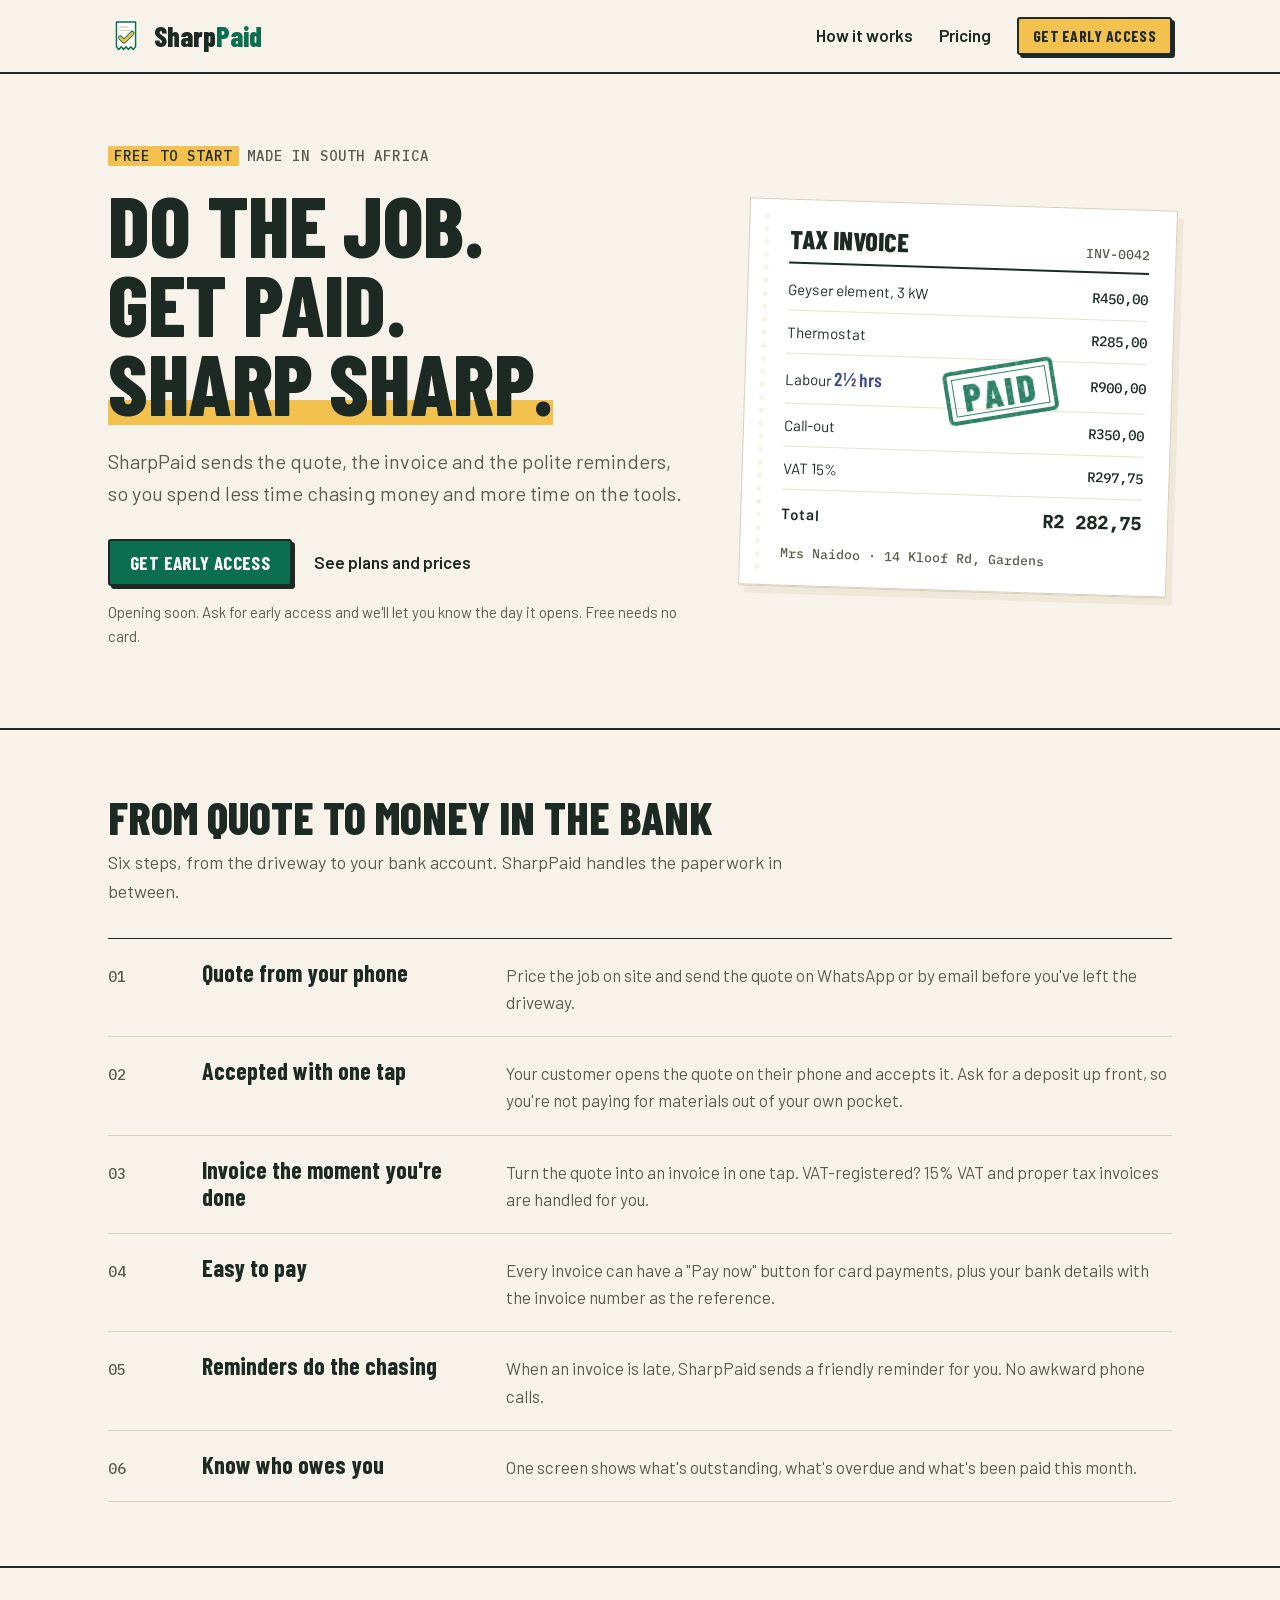
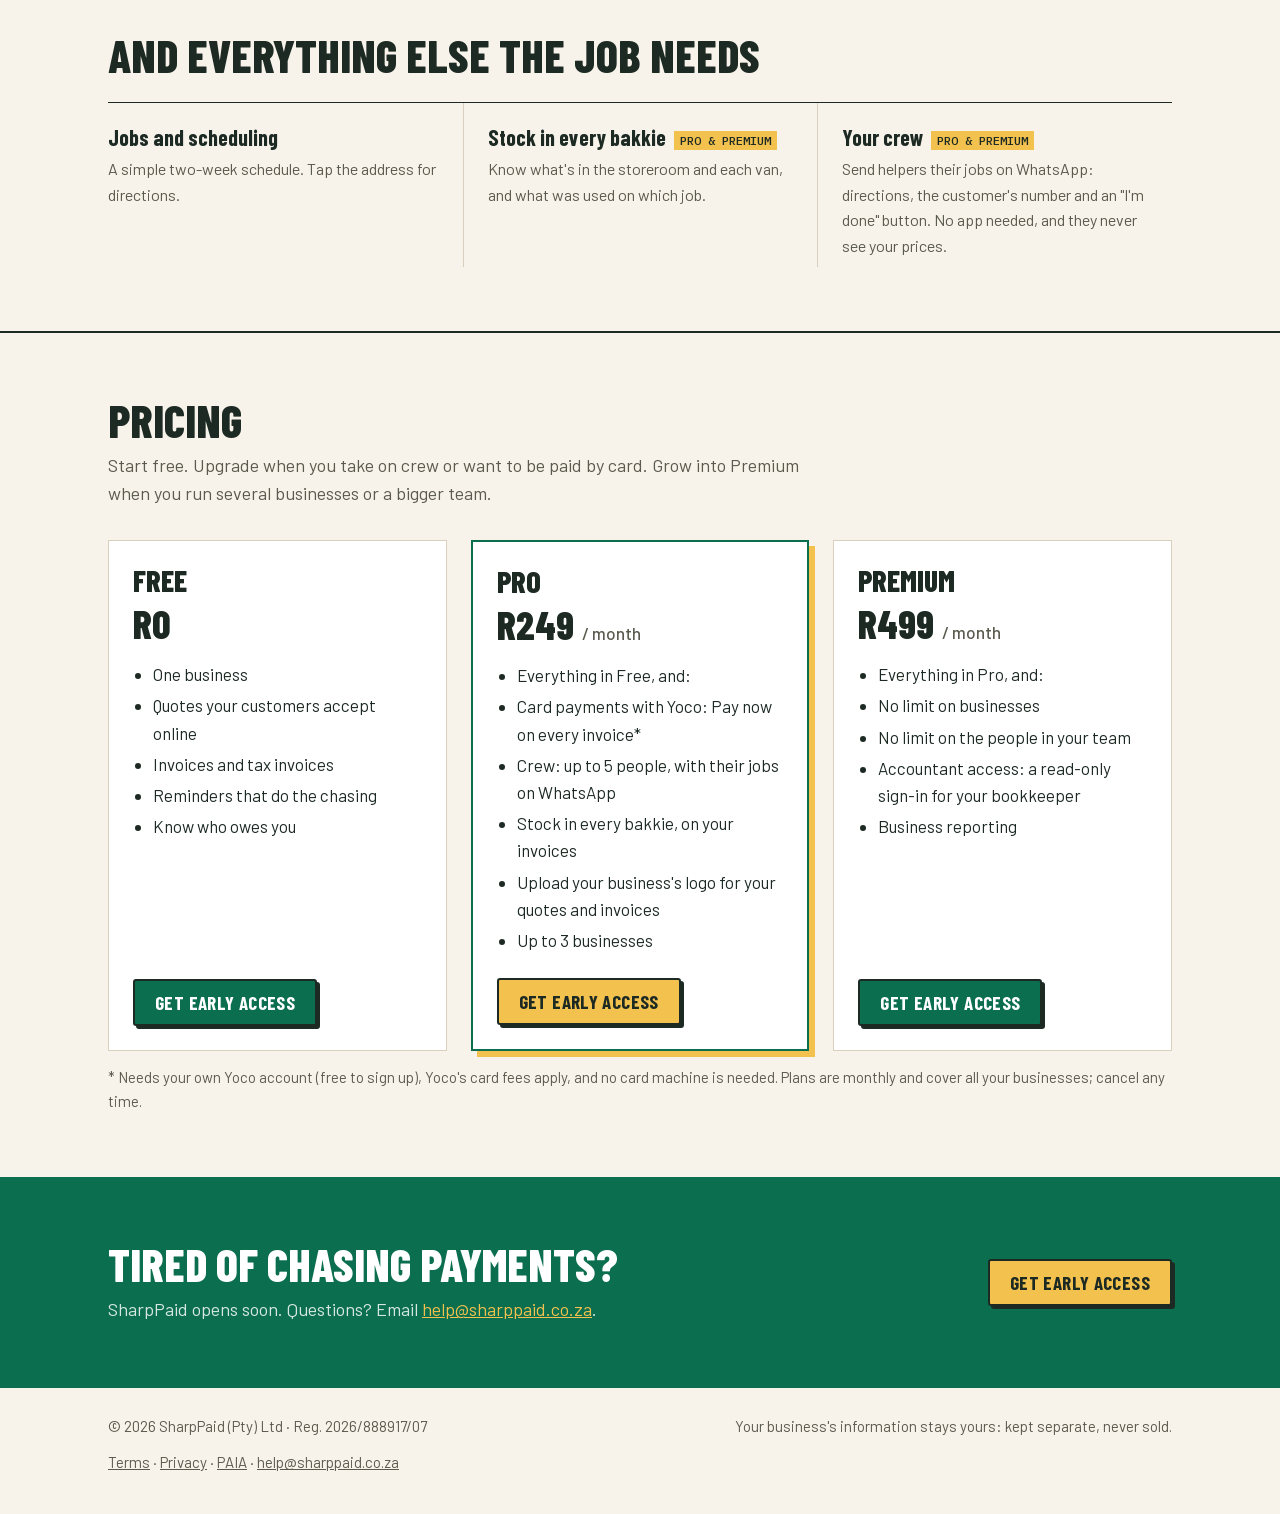
<file: index.html>
<!doctype html>
<html lang="en-ZA">
<head>
<meta charset="utf-8">
<meta name="viewport" content="width=device-width, initial-scale=1">
<title>SharpPaid · Get paid for every job</title>
<meta name="description" content="SharpPaid helps South African electricians, plumbers, builders and handymen get paid faster: quotes customers accept on their phone, tax invoices in one tap, and reminders that do the chasing.">
<meta name="theme-color" content="#0b6e4f">
<link rel="icon" href="favicon.svg" type="image/svg+xml">
<link rel="preload" href="fonts/barlow-condensed-800.woff2" as="font" type="font/woff2" crossorigin>
<link rel="stylesheet" href="styles.css">
</head>
<body>
<svg width="0" height="0" style="position:absolute" aria-hidden="true">
  <filter id="ink" x="-10%" y="-10%" width="120%" height="120%">
    <feTurbulence type="fractalNoise" baseFrequency="0.9" numOctaves="2" seed="7" result="noise"/>
    <feDisplacementMap in="SourceGraphic" in2="noise" scale="1.4" result="rough"/>
    <feTurbulence type="fractalNoise" baseFrequency="0.35" numOctaves="1" seed="3" result="spots"/>
    <feColorMatrix in="spots" type="matrix" values="0 0 0 0 0  0 0 0 0 0  0 0 0 0 0  0 0 0 -0.9 1.45" result="mask"/>
    <feComposite in="rough" in2="mask" operator="in"/>
  </filter>
  <symbol id="slip" viewBox="0 0 64 64">
    <path d="M15 7h34v44l-4.25 5-4.25-5-4.25 5-4.25-5-4.25 5-4.25-5-4.25 5-4.25-5Z" fill="#fff" stroke="#0b6e4f" stroke-width="2.6" stroke-linejoin="round"/>
    <path d="M21 16h14M21 22h22" stroke="#d9cfbd" stroke-width="2.4" stroke-linecap="round"/>
    <path d="M22 35l6.5 6.5L43 27" fill="none" stroke="#0b6e4f" stroke-width="8" stroke-linecap="round" stroke-linejoin="round"/>
    <path d="M22 35l6.5 6.5L43 27" fill="none" stroke="#f2c14e" stroke-width="5" stroke-linecap="round" stroke-linejoin="round"/>
  </symbol>
</svg>

<header>
  <div class="wrap">
    <a class="brand" href="/"><svg width="36" height="36"><use href="#slip"/></svg><span>Sharp<b>Paid</b></span></a>
    <nav>
      <a href="#how">How it works</a>
      <a href="#pricing">Pricing</a>
      <a data-app="/sign-in" href="/" hidden>Sign in</a>
      <!-- Sign up goes straight to sign-up; the plan is chosen in the app's setup (Free selected) -->
      <a class="btn small gold" data-app="/sign-up" href="#pricing" data-live-text="Sign up">Get early access</a>
    </nav>
  </div>
</header>

<main>
  <div class="wrap hero">
    <div>
      <p class="kicker"><span>Free to start</span>Made in South Africa</p>
      <h1>Do the job.<br>Get paid.<br><span class="underline">Sharp sharp.</span></h1>
      <p class="lead">SharpPaid sends the quote, the invoice and the polite reminders, so you spend less time chasing
        money and more time on the tools.</p>
      <div class="actions">
        <a class="btn" data-app="/sign-up" href="mailto:help@sharppaid.co.za?subject=Early%20access%20to%20SharpPaid" data-live-text="Start free">Get early access</a>
        <!-- One button: the plans are chosen in the pricing cards, or in the app's setup -->
        <a class="plans-link" href="#pricing">See plans and prices</a>
      </div>
      <p class="fine">Opening soon. Ask for early access and we'll let you know the day it opens. Free needs no card.
        <span data-app-only hidden>Already using SharpPaid? <a data-app="/sign-in" href="/">Sign in</a></span></p>
    </div>

    <div class="slip" aria-hidden="true">
      <div class="slip-head"><strong>Tax invoice</strong><span>INV-0042</span></div>
      <table>
        <tr><td>Geyser element, 3 kW</td><td class="amt">R450,00</td></tr>
        <tr><td>Thermostat</td><td class="amt">R285,00</td></tr>
        <tr><td>Labour <span class="handwritten">2½ hrs</span></td><td class="amt">R900,00</td></tr>
        <tr><td>Call-out</td><td class="amt">R350,00</td></tr>
        <tr><td>VAT 15%</td><td class="amt">R297,75</td></tr>
        <tr class="total"><td>Total</td><td class="amt">R2 282,75</td></tr>
      </table>
      <p class="mono" style="margin:10px 0 0">Mrs Naidoo · 14 Kloof Rd, Gardens</p>
      <div class="stamp">PAID</div>
    </div>
  </div>

  <section class="section" id="how">
    <div class="wrap">
      <h2>From quote to money in the bank</h2>
      <p class="intro">Six steps, from the driveway to your bank account. SharpPaid handles the paperwork in between.</p>
      <ol class="lines">
        <li><span class="no">01</span><h3>Quote from your phone</h3><p>Price the job on site and send the quote on WhatsApp or by email before you've left the driveway.</p></li>
        <li><span class="no">02</span><h3>Accepted with one tap</h3><p>Your customer opens the quote on their phone and accepts it. Ask for a deposit up front, so you're not paying for materials out of your own pocket.</p></li>
        <li><span class="no">03</span><h3>Invoice the moment you're done</h3><p>Turn the quote into an invoice in one tap. VAT-registered? 15% VAT and proper tax invoices are handled for you.</p></li>
        <li><span class="no">04</span><h3>Easy to pay</h3><p>Every invoice can have a "Pay now" button for card payments, plus your bank details with the invoice number as the reference.</p></li>
        <li><span class="no">05</span><h3>Reminders do the chasing</h3><p>When an invoice is late, SharpPaid sends a friendly reminder for you. No awkward phone calls.</p></li>
        <li><span class="no">06</span><h3>Know who owes you</h3><p>One screen shows what's outstanding, what's overdue and what's been paid this month.</p></li>
      </ol>
    </div>
  </section>

  <section class="section">
    <div class="wrap">
      <h2>And everything else the job needs</h2>
      <div class="extras" style="margin-top:24px">
        <div><h3>Jobs and scheduling</h3><p>A simple two-week schedule. Tap the address for directions.</p></div>
        <div><h3>Stock in every bakkie <span class="pro">Pro &amp; Premium</span></h3><p>Know what's in the storeroom and each van, and what was used on which job.</p></div>
        <div><h3>Your crew <span class="pro">Pro &amp; Premium</span></h3><p>Send helpers their jobs on WhatsApp: directions, the customer's number and an "I'm done" button. No app needed, and they never see your prices.</p></div>
      </div>
    </div>
  </section>

  <section class="section" id="pricing">
    <div class="wrap">
      <h2>Pricing</h2>
      <p class="intro">Start free. Upgrade when you take on crew or want to be paid by card. Grow into Premium when you run several businesses or a bigger team.</p>
      <div class="plans">
        <div class="plan">
          <h3>Free</h3>
          <p class="price">R0</p>
          <ul>
            <li>One business</li>
            <li>Quotes your customers accept online</li>
            <li>Invoices and tax invoices</li>
            <li>Reminders that do the chasing</li>
            <li>Know who owes you</li>
          </ul>
          <a class="btn" data-app="/sign-up" href="mailto:help@sharppaid.co.za?subject=Early%20access%20to%20SharpPaid" data-live-text="Start free">Get early access</a>
        </div>
        <div class="plan pro">
          <h3>Pro</h3>
          <p class="price">R249 <span>/ month</span></p>
          <ul>
            <li>Everything in Free, and:</li>
            <li>Card payments with Yoco: Pay now on every invoice*</li>
            <li>Crew: up to 5 people, with their jobs on WhatsApp</li>
            <li>Stock in every bakkie, on your invoices</li>
            <li>Upload your business's logo for your quotes and invoices</li>
            <li>Up to 3 businesses</li>
          </ul>
          <a class="btn gold" data-app="/sign-up?plan=pro" href="mailto:help@sharppaid.co.za?subject=Early%20access%20to%20SharpPaid" data-live-text="Start with Pro">Get early access</a>
        </div>
        <div class="plan">
          <h3>Premium</h3>
          <p class="price">R499 <span>/ month</span></p>
          <ul>
            <li>Everything in Pro, and:</li>
            <li>No limit on businesses</li>
            <li>No limit on the people in your team</li>
            <li>Accountant access: a read-only sign-in for your bookkeeper</li>
            <li>Business reporting</li>
          </ul>
          <a class="btn" data-app="/sign-up?plan=premium" href="mailto:help@sharppaid.co.za?subject=Early%20access%20to%20SharpPaid" data-live-text="Start with Premium">Get early access</a>
        </div>
      </div>
      <p class="fine">* Needs your own Yoco account (free to sign up), Yoco's card fees apply, and no card machine is
        needed. Plans are monthly and cover all your businesses; cancel any time.</p>
    </div>
  </section>

  <section class="cover" id="contact">
    <div class="wrap">
      <div>
        <h2>Tired of chasing payments?</h2>
        <p>SharpPaid opens soon. Questions? Email <a href="mailto:help@sharppaid.co.za">help@sharppaid.co.za</a>.</p>
      </div>
      <a class="btn gold" data-app="/sign-up" href="#pricing" data-live-text="Sign up">Get early access</a>
    </div>
  </section>
</main>

<footer>
  <div class="wrap"><span>© 2026 SharpPaid (Pty) Ltd · Reg. 2026/888917/07</span><span>Your business's information stays yours: kept separate, never sold.</span><span><a href="/terms">Terms</a> · <a href="/privacy">Privacy</a> · <a href="/paia">PAIA</a> · <a href="mailto:help@sharppaid.co.za">help@sharppaid.co.za</a></span></div>
</footer>
<script>
  // Until the app is live, the buttons ask for early access by email and sign-in is hidden: nobody
  // can register (docs/going-live.md says how to switch back). The app's own copy of the website,
  // at /website/, keeps the real buttons for trying sign-in and sign-up locally.
  if (location.pathname.startsWith('/website/')) {
    document.querySelectorAll('[data-app]').forEach((link) => {
      link.href = link.dataset.app;
      link.textContent = link.dataset.liveText ?? link.textContent;
      link.hidden = false;
    });
    document.querySelectorAll('[data-app-only]').forEach((element) => element.hidden = false);
  }
</script>
</body>
</html>
</file>
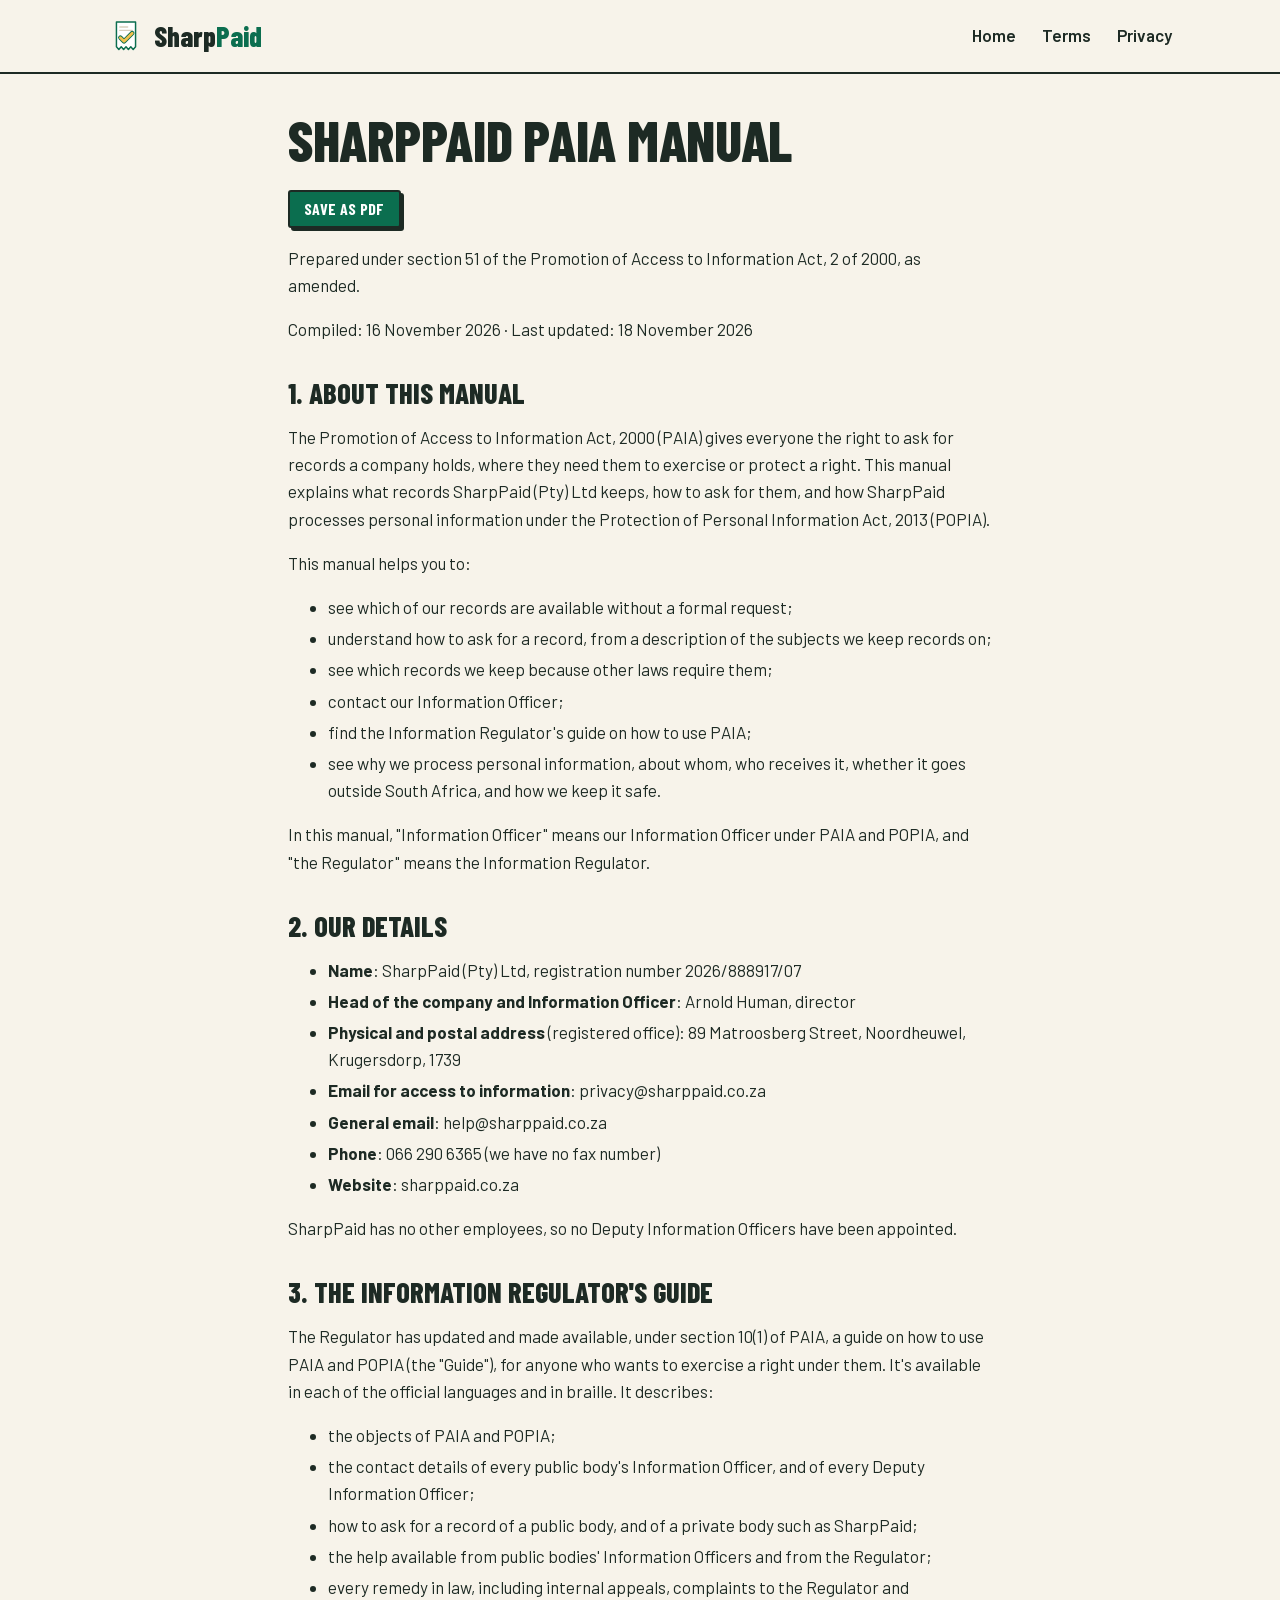
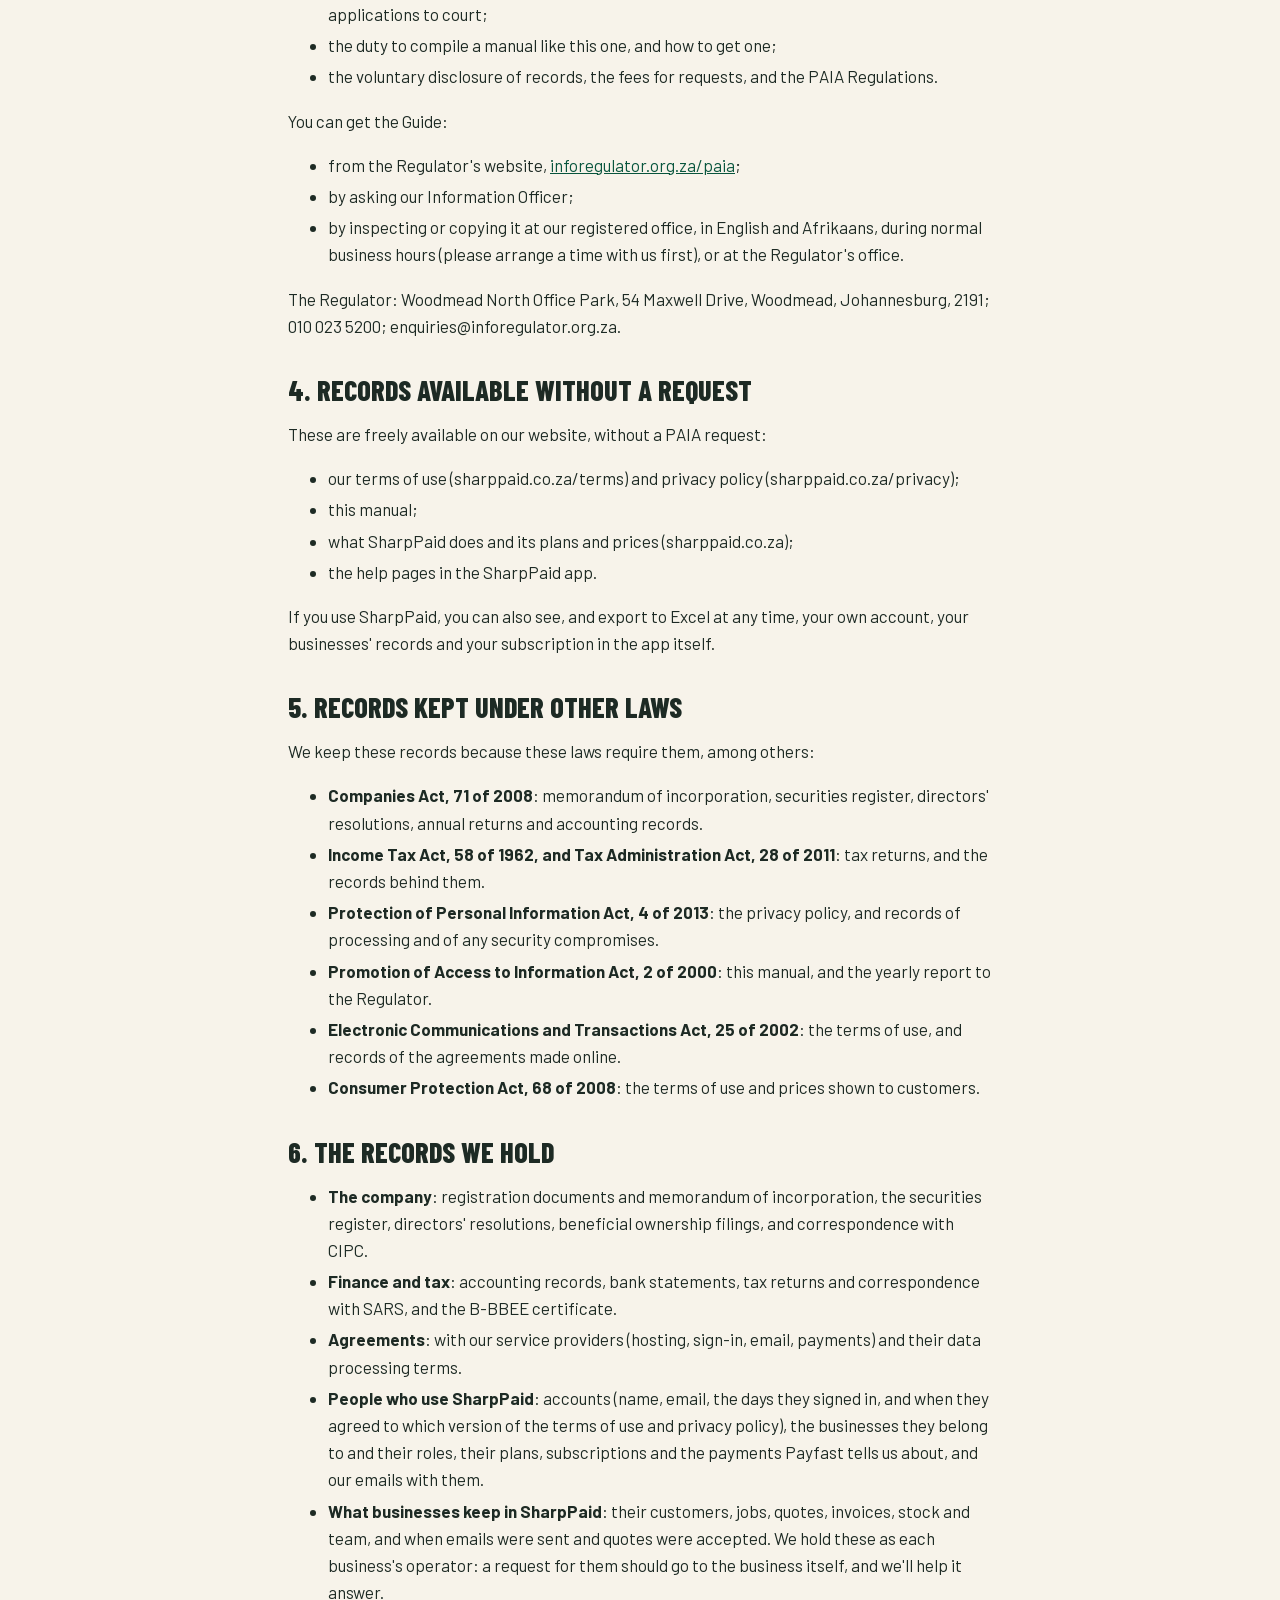
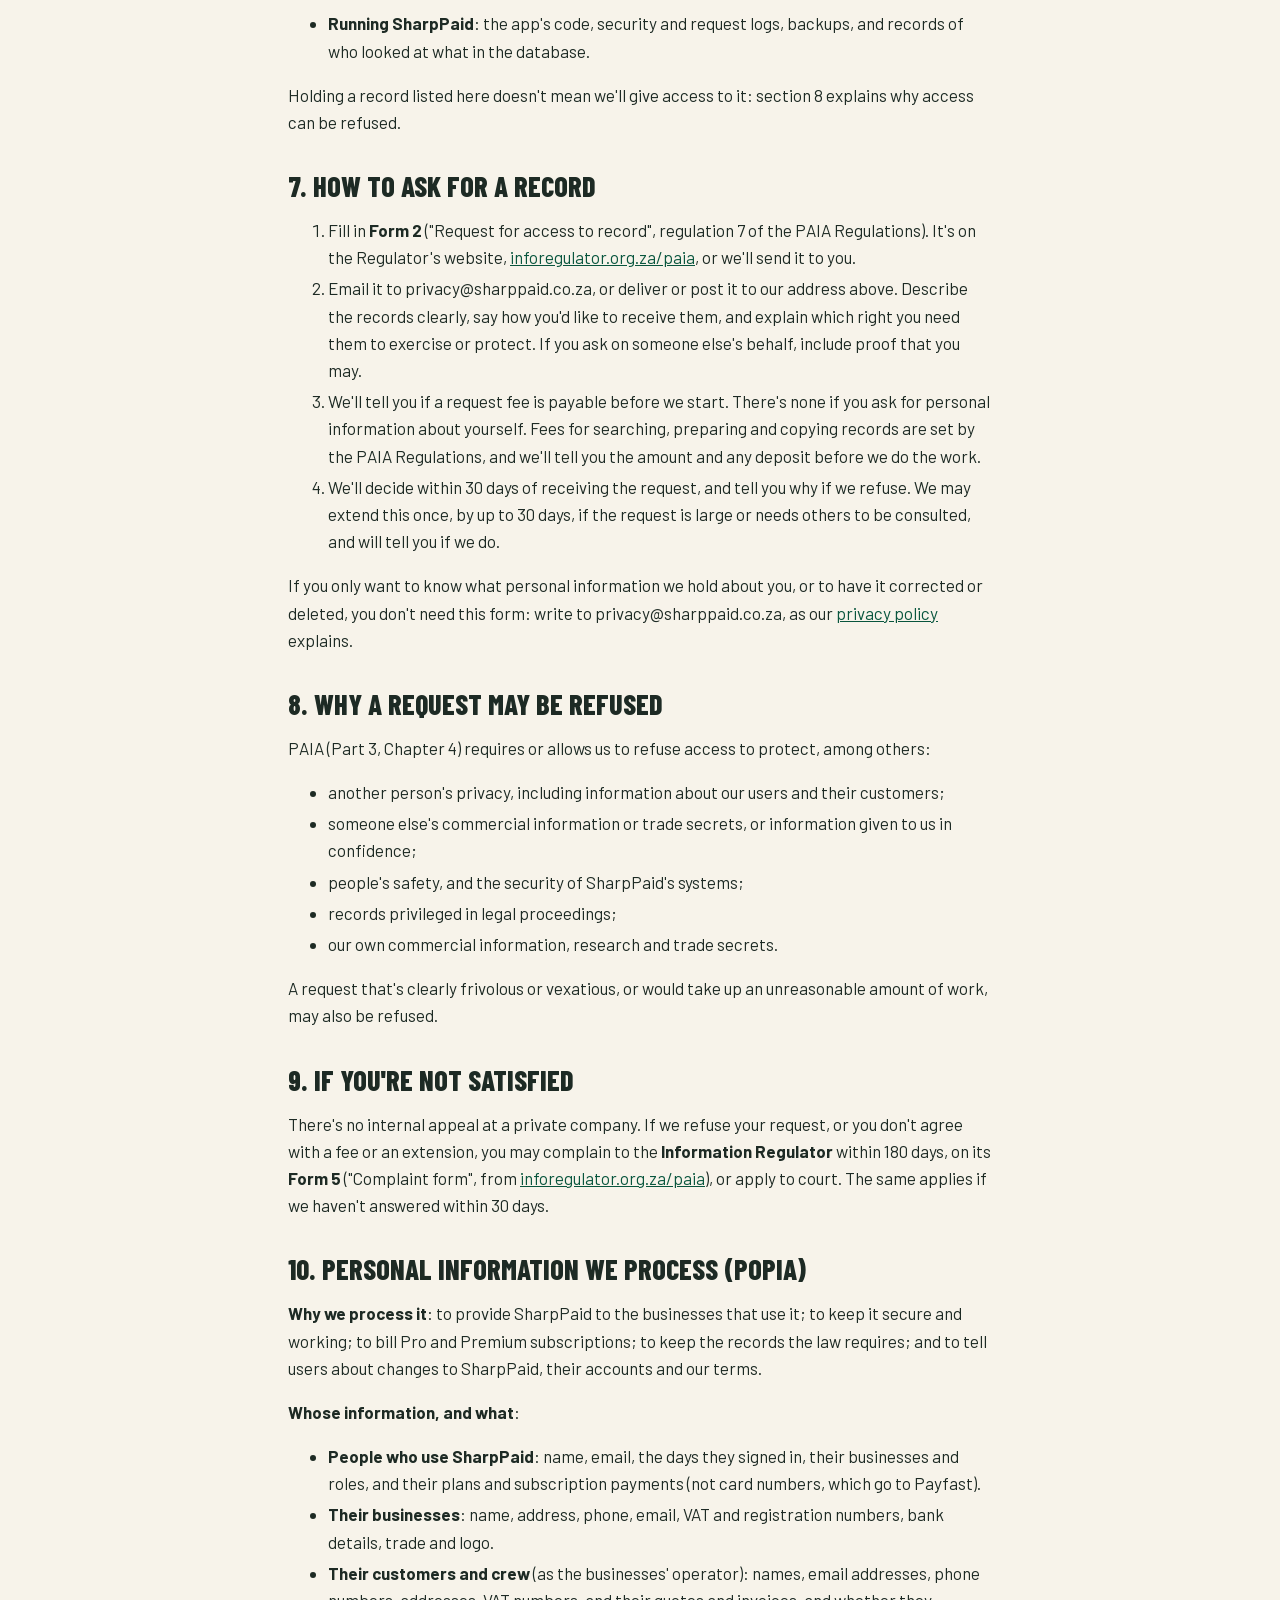
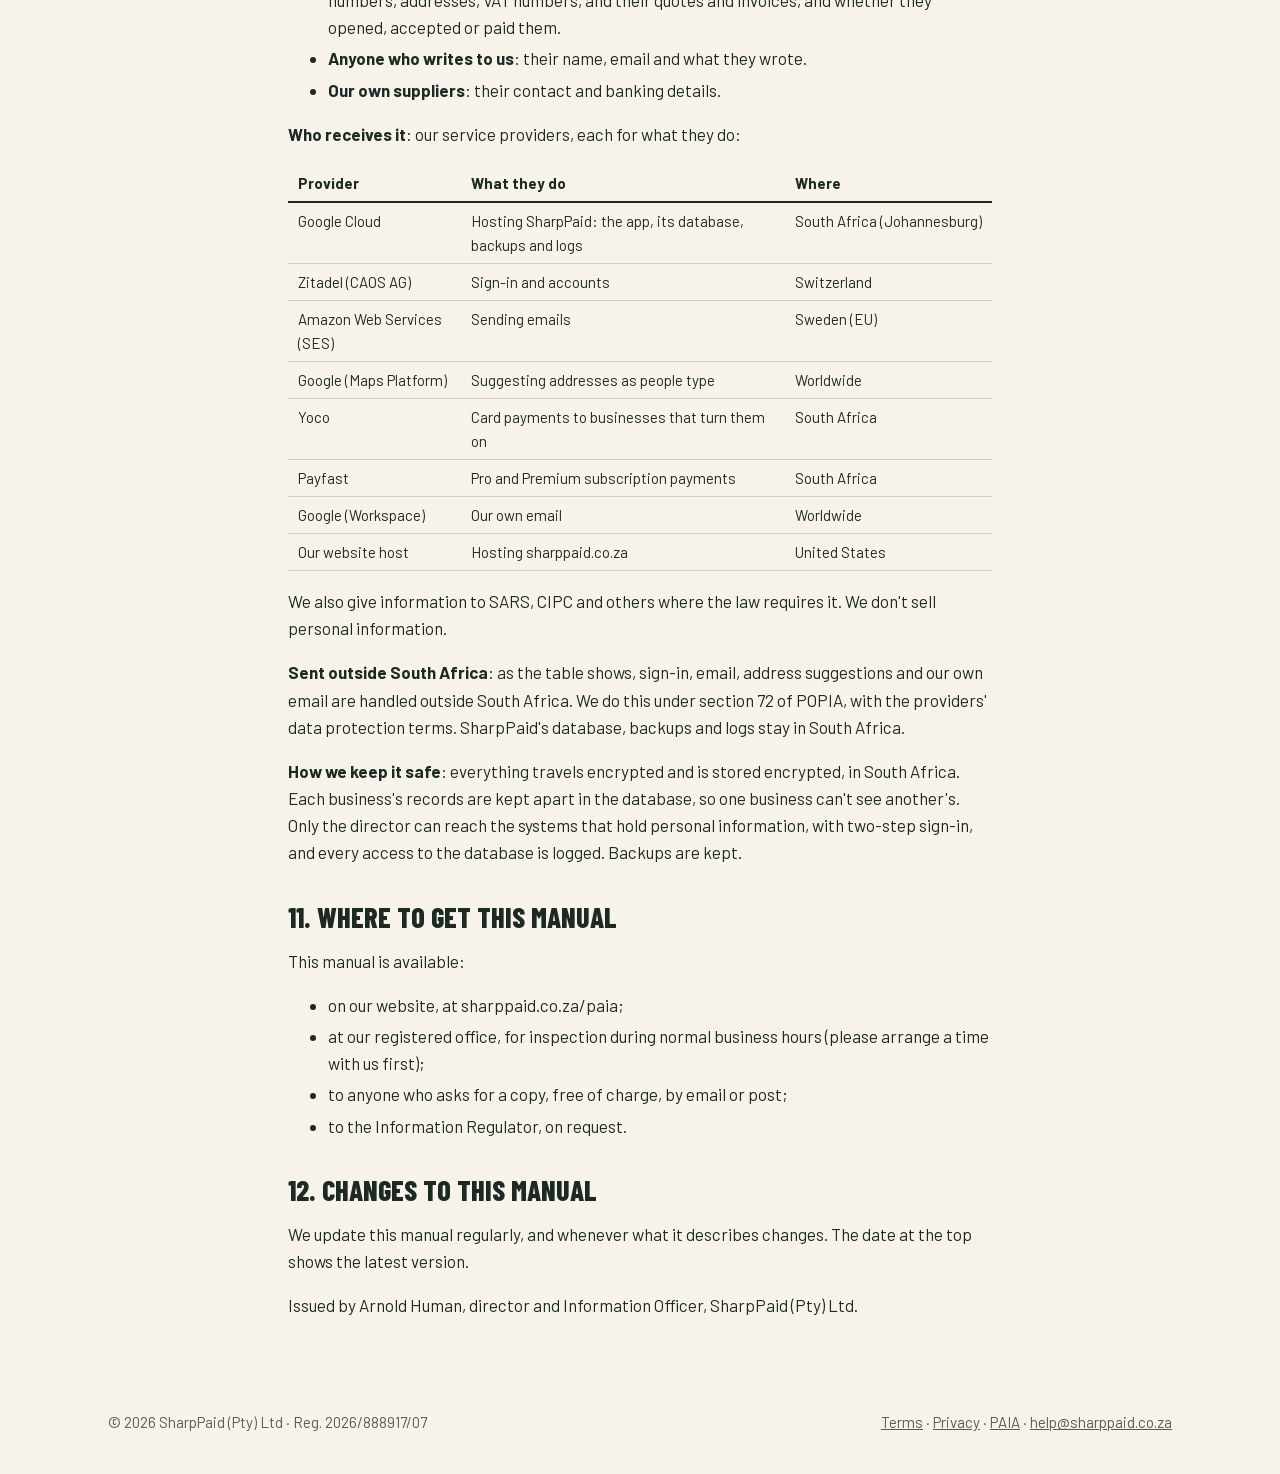
<file: paia.html>
<!doctype html>
<html lang="en-ZA">
<head>
<meta charset="utf-8">
<meta name="viewport" content="width=device-width, initial-scale=1">
<title>PAIA manual · SharpPaid</title>
<meta name="theme-color" content="#0b6e4f">
<link rel="icon" href="favicon.svg" type="image/svg+xml">
<link rel="stylesheet" href="styles.css">
</head>
<body>
<header>
  <div class="wrap">
    <a class="brand" href="/"><img src="mark.svg" width="36" height="36" alt=""><span>Sharp<b>Paid</b></span></a>
    <nav><a href="/">Home</a><a href="/terms">Terms</a><a href="/privacy">Privacy</a></nav>
  </div>
</header>
<main class="wrap legal">
<h1>SharpPaid PAIA manual</h1>
<p class="save-pdf"><a class="btn small" href="/paia.pdf" download="SharpPaid PAIA manual.pdf">Save as PDF</a></p>
<p>Prepared under section 51 of the Promotion of Access to Information Act, 2 of 2000, as amended.</p>
<p>Compiled: 16 November 2026 · Last updated: 18 November 2026</p>
<h2>1. About this manual</h2>
<p>The Promotion of Access to Information Act, 2000 (PAIA) gives everyone the right to ask for records a company holds, where they need them to exercise or protect a right. This manual explains what records SharpPaid (Pty) Ltd keeps, how to ask for them, and how SharpPaid processes personal information under the Protection of Personal Information Act, 2013 (POPIA).</p>
<p>This manual helps you to:</p>
<ul>
<li>see which of our records are available without a formal request;</li>
<li>understand how to ask for a record, from a description of the subjects we keep records on;</li>
<li>see which records we keep because other laws require them;</li>
<li>contact our Information Officer;</li>
<li>find the Information Regulator's guide on how to use PAIA;</li>
<li>see why we process personal information, about whom, who receives it, whether it goes outside South Africa, and how we keep it safe.</li>
</ul>
<p>In this manual, "Information Officer" means our Information Officer under PAIA and POPIA, and "the Regulator" means the Information Regulator.</p>
<h2>2. Our details</h2>
<ul>
<li><strong>Name</strong>: SharpPaid (Pty) Ltd, registration number 2026/888917/07</li>
<li><strong>Head of the company and Information Officer</strong>: Arnold Human, director</li>
<li><strong>Physical and postal address</strong> (registered office): 89 Matroosberg Street, Noordheuwel, Krugersdorp, 1739</li>
<li><strong>Email for access to information</strong>: privacy@sharppaid.co.za</li>
<li><strong>General email</strong>: help@sharppaid.co.za</li>
<li><strong>Phone</strong>: 066 290 6365 (we have no fax number)</li>
<li><strong>Website</strong>: sharppaid.co.za</li>
</ul>
<p>SharpPaid has no other employees, so no Deputy Information Officers have been appointed.</p>
<h2>3. The Information Regulator's guide</h2>
<p>The Regulator has updated and made available, under section 10(1) of PAIA, a guide on how to use PAIA and POPIA (the "Guide"), for anyone who wants to exercise a right under them. It's available in each of the official languages and in braille. It describes:</p>
<ul>
<li>the objects of PAIA and POPIA;</li>
<li>the contact details of every public body's Information Officer, and of every Deputy Information Officer;</li>
<li>how to ask for a record of a public body, and of a private body such as SharpPaid;</li>
<li>the help available from public bodies' Information Officers and from the Regulator;</li>
<li>every remedy in law, including internal appeals, complaints to the Regulator and applications to court;</li>
<li>the duty to compile a manual like this one, and how to get one;</li>
<li>the voluntary disclosure of records, the fees for requests, and the PAIA Regulations.</li>
</ul>
<p>You can get the Guide:</p>
<ul>
<li>from the Regulator's website, <a href="https://inforegulator.org.za/paia">inforegulator.org.za/paia</a>;</li>
<li>by asking our Information Officer;</li>
<li>by inspecting or copying it at our registered office, in English and Afrikaans, during normal business hours (please arrange a time with us first), or at the Regulator's office.</li>
</ul>
<p>The Regulator: Woodmead North Office Park, 54 Maxwell Drive, Woodmead, Johannesburg, 2191; 010 023 5200; enquiries@inforegulator.org.za.</p>
<h2>4. Records available without a request</h2>
<p>These are freely available on our website, without a PAIA request:</p>
<ul>
<li>our terms of use (sharppaid.co.za/terms) and privacy policy (sharppaid.co.za/privacy);</li>
<li>this manual;</li>
<li>what SharpPaid does and its plans and prices (sharppaid.co.za);</li>
<li>the help pages in the SharpPaid app.</li>
</ul>
<p>If you use SharpPaid, you can also see, and export to Excel at any time, your own account, your businesses' records and your subscription in the app itself.</p>
<h2>5. Records kept under other laws</h2>
<p>We keep these records because these laws require them, among others:</p>
<ul>
<li><strong>Companies Act, 71 of 2008</strong>: memorandum of incorporation, securities register, directors' resolutions, annual returns and accounting records.</li>
<li><strong>Income Tax Act, 58 of 1962, and Tax Administration Act, 28 of 2011</strong>: tax returns, and the records behind them.</li>
<li><strong>Protection of Personal Information Act, 4 of 2013</strong>: the privacy policy, and records of processing and of any security compromises.</li>
<li><strong>Promotion of Access to Information Act, 2 of 2000</strong>: this manual, and the yearly report to the Regulator.</li>
<li><strong>Electronic Communications and Transactions Act, 25 of 2002</strong>: the terms of use, and records of the agreements made online.</li>
<li><strong>Consumer Protection Act, 68 of 2008</strong>: the terms of use and prices shown to customers.</li>
</ul>
<h2>6. The records we hold</h2>
<ul>
<li><strong>The company</strong>: registration documents and memorandum of incorporation, the securities register, directors' resolutions, beneficial ownership filings, and correspondence with CIPC.</li>
<li><strong>Finance and tax</strong>: accounting records, bank statements, tax returns and correspondence with SARS, and the B-BBEE certificate.</li>
<li><strong>Agreements</strong>: with our service providers (hosting, sign-in, email, payments) and their data processing terms.</li>
<li><strong>People who use SharpPaid</strong>: accounts (name, email, the days they signed in, and when they agreed to which version of the terms of use and privacy policy), the businesses they belong to and their roles, their plans, subscriptions and the payments Payfast tells us about, and our emails with them.</li>
<li><strong>What businesses keep in SharpPaid</strong>: their customers, jobs, quotes, invoices, stock and team, and when emails were sent and quotes were accepted. We hold these as each business's operator: a request for them should go to the business itself, and we'll help it answer.</li>
<li><strong>Running SharpPaid</strong>: the app's code, security and request logs, backups, and records of who looked at what in the database.</li>
</ul>
<p>Holding a record listed here doesn't mean we'll give access to it: section 8 explains why access can be refused.</p>
<h2>7. How to ask for a record</h2>
<ol>
<li>Fill in <strong>Form 2</strong> ("Request for access to record", regulation 7 of the PAIA Regulations). It's on the Regulator's website, <a href="https://inforegulator.org.za/paia">inforegulator.org.za/paia</a>, or we'll send it to you.</li>
<li>Email it to privacy@sharppaid.co.za, or deliver or post it to our address above. Describe the records clearly, say how you'd like to receive them, and explain which right you need them to exercise or protect. If you ask on someone else's behalf, include proof that you may.</li>
<li>We'll tell you if a request fee is payable before we start. There's none if you ask for personal information about yourself. Fees for searching, preparing and copying records are set by the PAIA Regulations, and we'll tell you the amount and any deposit before we do the work.</li>
<li>We'll decide within 30 days of receiving the request, and tell you why if we refuse. We may extend this once, by up to 30 days, if the request is large or needs others to be consulted, and will tell you if we do.</li>
</ol>
<p>If you only want to know what personal information we hold about you, or to have it corrected or deleted, you don't need this form: write to privacy@sharppaid.co.za, as our <a href="/privacy">privacy policy</a> explains.</p>
<h2>8. Why a request may be refused</h2>
<p>PAIA (Part 3, Chapter 4) requires or allows us to refuse access to protect, among others:</p>
<ul>
<li>another person's privacy, including information about our users and their customers;</li>
<li>someone else's commercial information or trade secrets, or information given to us in confidence;</li>
<li>people's safety, and the security of SharpPaid's systems;</li>
<li>records privileged in legal proceedings;</li>
<li>our own commercial information, research and trade secrets.</li>
</ul>
<p>A request that's clearly frivolous or vexatious, or would take up an unreasonable amount of work, may also be refused.</p>
<h2>9. If you're not satisfied</h2>
<p>There's no internal appeal at a private company. If we refuse your request, or you don't agree with a fee or an extension, you may complain to the <strong>Information Regulator</strong> within 180 days, on its <strong>Form 5</strong> ("Complaint form", from <a href="https://inforegulator.org.za/paia">inforegulator.org.za/paia</a>), or apply to court. The same applies if we haven't answered within 30 days.</p>
<h2>10. Personal information we process (POPIA)</h2>
<p><strong>Why we process it</strong>: to provide SharpPaid to the businesses that use it; to keep it secure and working; to bill Pro and Premium subscriptions; to keep the records the law requires; and to tell users about changes to SharpPaid, their accounts and our terms.</p>
<p><strong>Whose information, and what</strong>:</p>
<ul>
<li><strong>People who use SharpPaid</strong>: name, email, the days they signed in, their businesses and roles, and their plans and subscription payments (not card numbers, which go to Payfast).</li>
<li><strong>Their businesses</strong>: name, address, phone, email, VAT and registration numbers, bank details, trade and logo.</li>
<li><strong>Their customers and crew</strong> (as the businesses' operator): names, email addresses, phone numbers, addresses, VAT numbers, and their quotes and invoices, and whether they opened, accepted or paid them.</li>
<li><strong>Anyone who writes to us</strong>: their name, email and what they wrote.</li>
<li><strong>Our own suppliers</strong>: their contact and banking details.</li>
</ul>
<p><strong>Who receives it</strong>: our service providers, each for what they do:</p>
<table><thead><tr><th>Provider</th><th>What they do</th><th>Where</th></tr></thead><tbody>
<tr><td>Google Cloud</td><td>Hosting SharpPaid: the app, its database, backups and logs</td><td>South Africa (Johannesburg)</td></tr>
<tr><td>Zitadel (CAOS AG)</td><td>Sign-in and accounts</td><td>Switzerland</td></tr>
<tr><td>Amazon Web Services (SES)</td><td>Sending emails</td><td>Sweden (EU)</td></tr>
<tr><td>Google (Maps Platform)</td><td>Suggesting addresses as people type</td><td>Worldwide</td></tr>
<tr><td>Yoco</td><td>Card payments to businesses that turn them on</td><td>South Africa</td></tr>
<tr><td>Payfast</td><td>Pro and Premium subscription payments</td><td>South Africa</td></tr>
<tr><td>Google (Workspace)</td><td>Our own email</td><td>Worldwide</td></tr>
<tr><td>Our website host</td><td>Hosting sharppaid.co.za</td><td>United States</td></tr>
</tbody></table>
<p>We also give information to SARS, CIPC and others where the law requires it. We don't sell personal information.</p>
<p><strong>Sent outside South Africa</strong>: as the table shows, sign-in, email, address suggestions and our own email are handled outside South Africa. We do this under section 72 of POPIA, with the providers' data protection terms. SharpPaid's database, backups and logs stay in South Africa.</p>
<p><strong>How we keep it safe</strong>: everything travels encrypted and is stored encrypted, in South Africa. Each business's records are kept apart in the database, so one business can't see another's. Only the director can reach the systems that hold personal information, with two-step sign-in, and every access to the database is logged. Backups are kept.</p>
<h2>11. Where to get this manual</h2>
<p>This manual is available:</p>
<ul>
<li>on our website, at sharppaid.co.za/paia;</li>
<li>at our registered office, for inspection during normal business hours (please arrange a time with us first);</li>
<li>to anyone who asks for a copy, free of charge, by email or post;</li>
<li>to the Information Regulator, on request.</li>
</ul>
<h2>12. Changes to this manual</h2>
<p>We update this manual regularly, and whenever what it describes changes. The date at the top shows the latest version.</p>
<p>Issued by Arnold Human, director and Information Officer, SharpPaid (Pty) Ltd.</p>
</main>
<footer>
  <div class="wrap"><span>© 2026 SharpPaid (Pty) Ltd · Reg. 2026/888917/07</span><span><a href="/terms">Terms</a> · <a href="/privacy">Privacy</a> · <a href="/paia">PAIA</a> · <a href="mailto:help@sharppaid.co.za">help@sharppaid.co.za</a></span></div>
</footer>
</body>
</html>
</file>
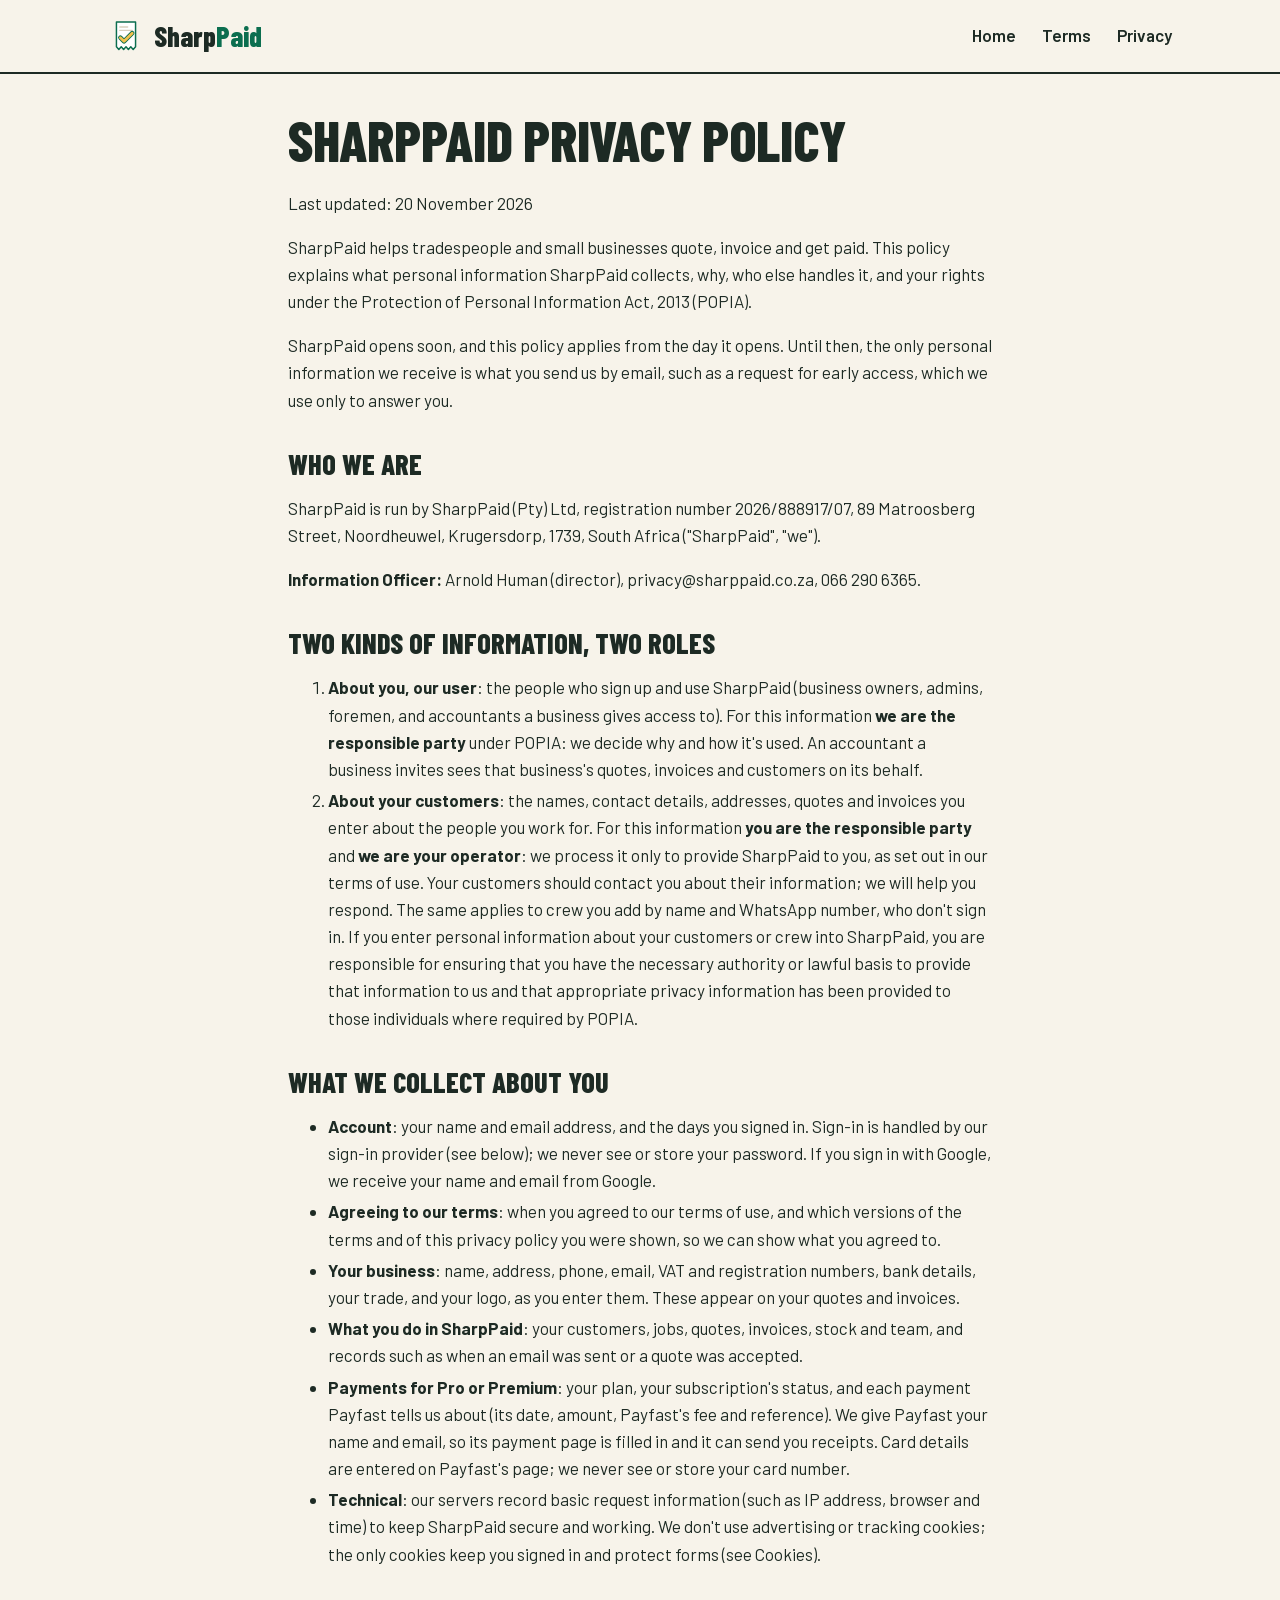
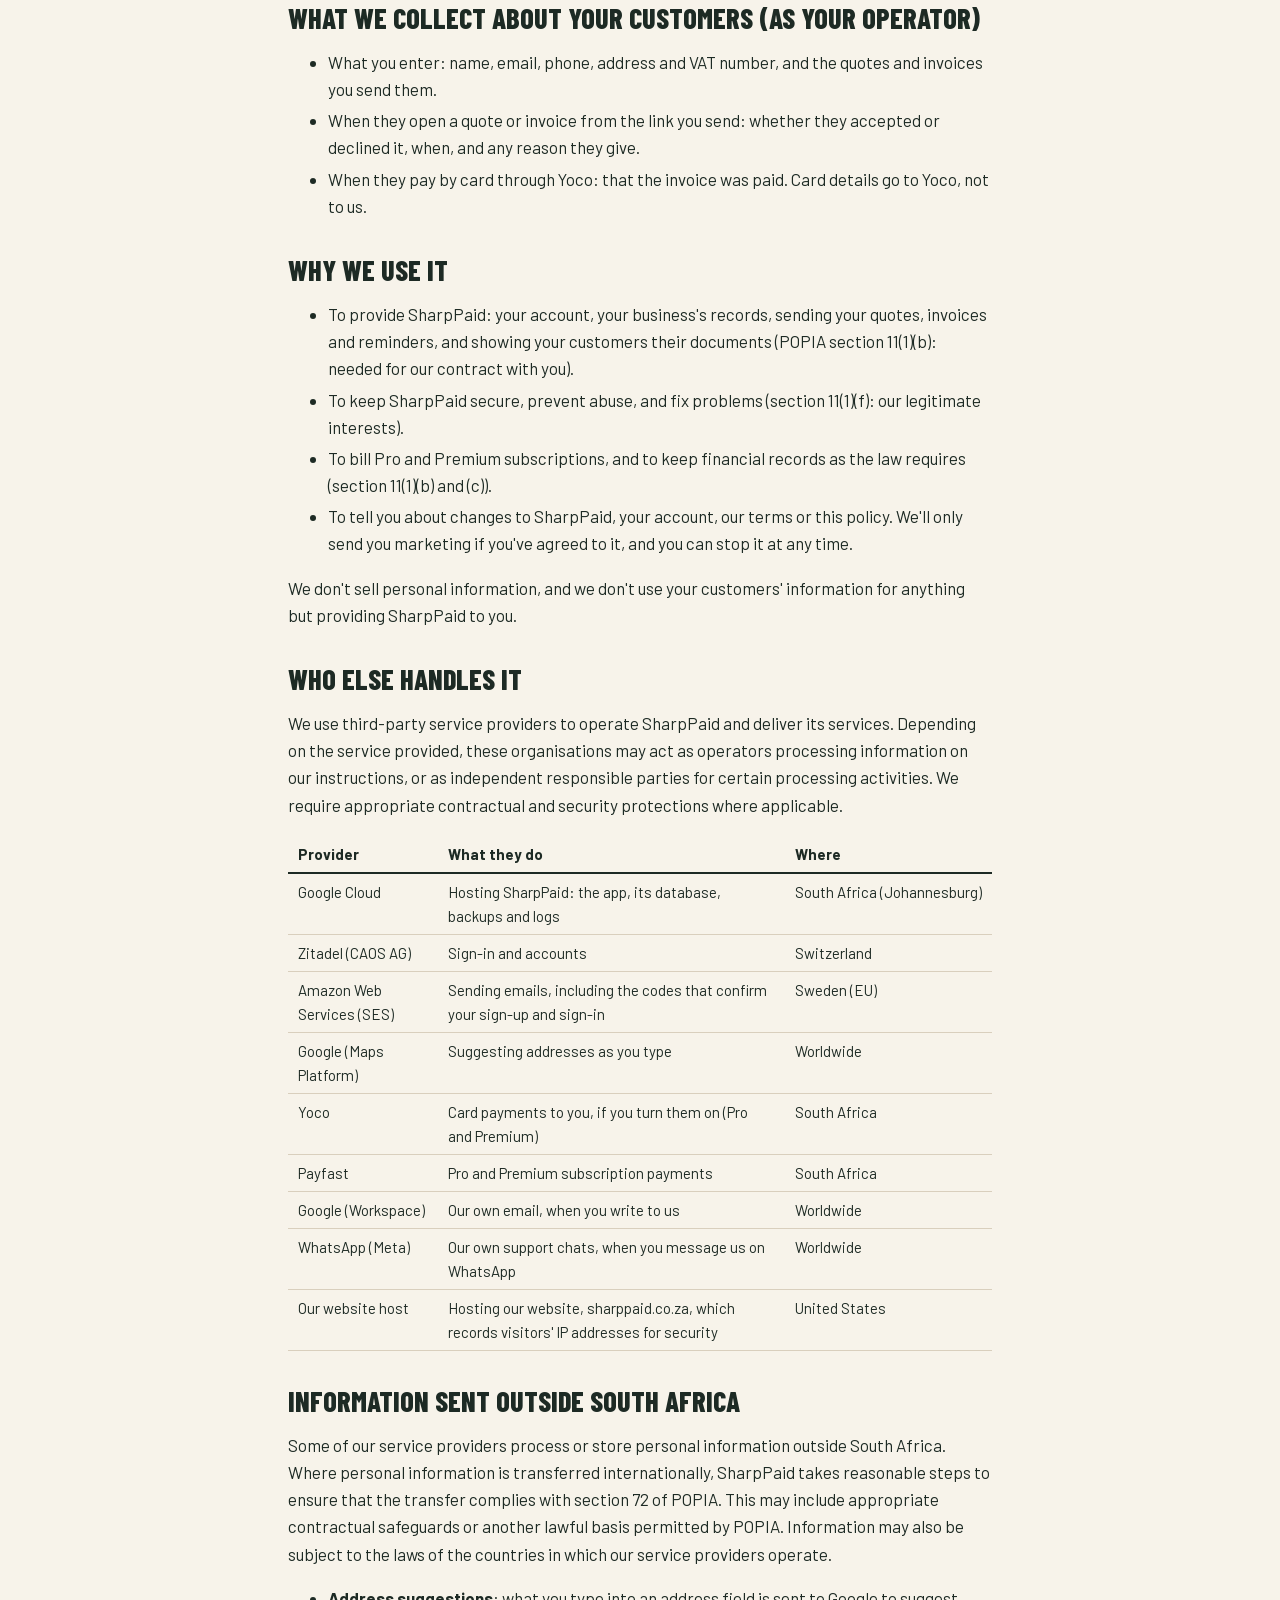
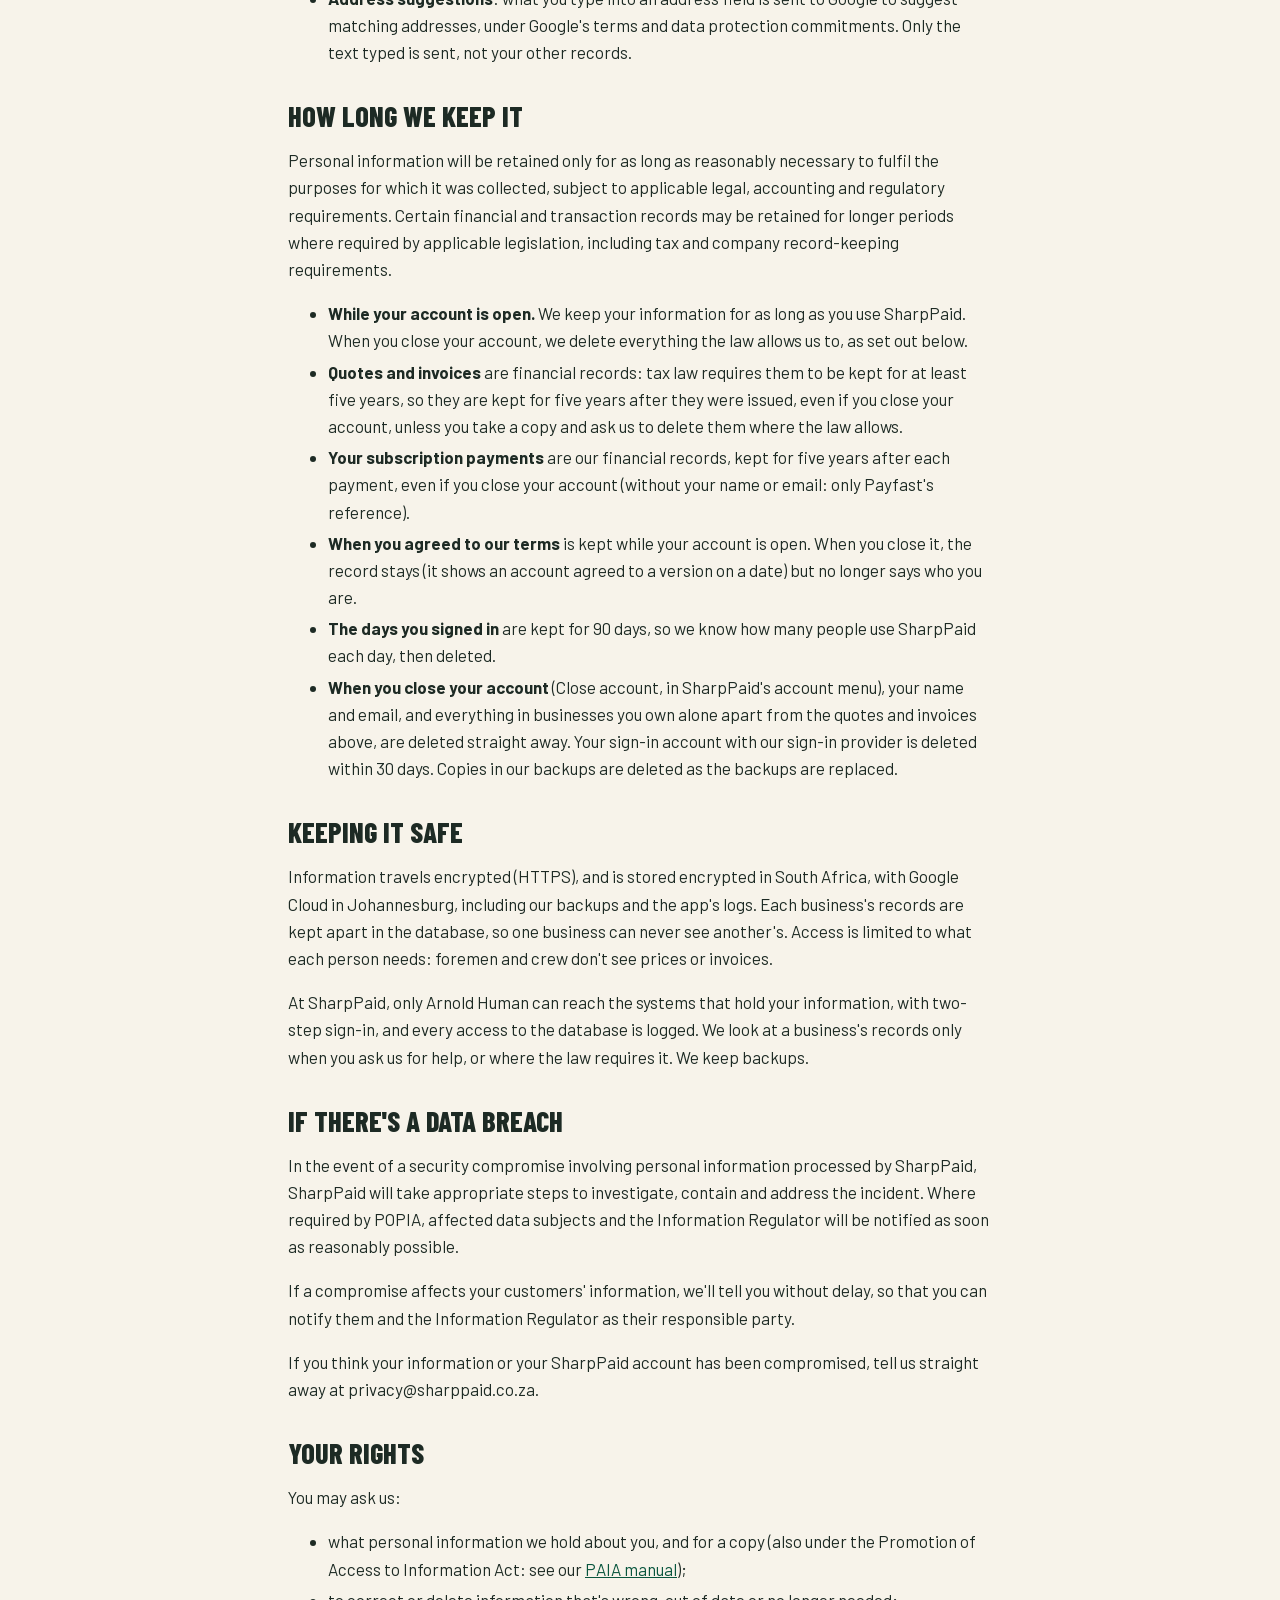
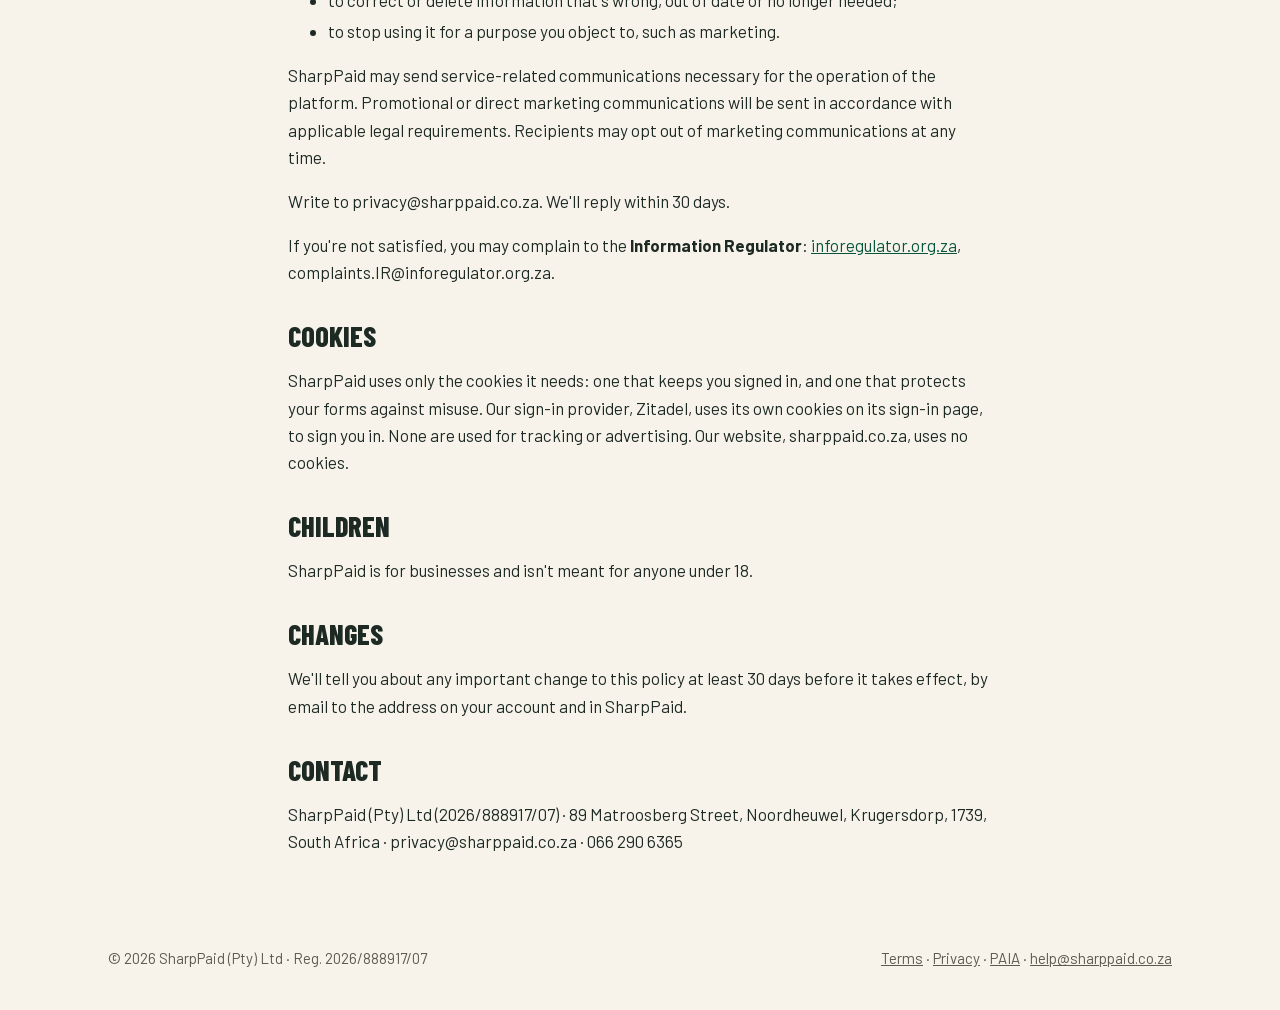
<file: privacy.html>
<!doctype html>
<html lang="en-ZA">
<head>
<meta charset="utf-8">
<meta name="viewport" content="width=device-width, initial-scale=1">
<title>Privacy policy · SharpPaid</title>
<meta name="theme-color" content="#0b6e4f">
<link rel="icon" href="favicon.svg" type="image/svg+xml">
<link rel="stylesheet" href="styles.css">
</head>
<body>
<header>
  <div class="wrap">
    <a class="brand" href="/"><img src="mark.svg" width="36" height="36" alt=""><span>Sharp<b>Paid</b></span></a>
    <nav><a href="/">Home</a><a href="/terms">Terms</a><a href="/privacy">Privacy</a></nav>
  </div>
</header>
<main class="wrap legal">
<h1>SharpPaid privacy policy</h1>
<p>Last updated: 20 November 2026</p>
<p>SharpPaid helps tradespeople and small businesses quote, invoice and get paid. This policy explains what personal information SharpPaid collects, why, who else handles it, and your rights under the Protection of Personal Information Act, 2013 (POPIA).</p>
<p>SharpPaid opens soon, and this policy applies from the day it opens. Until then, the only personal information we receive is what you send us by email, such as a request for early access, which we use only to answer you.</p>
<h2>Who we are</h2>
<p>SharpPaid is run by SharpPaid (Pty) Ltd, registration number 2026/888917/07, 89 Matroosberg Street, Noordheuwel, Krugersdorp, 1739, South Africa ("SharpPaid", "we").</p>
<p><strong>Information Officer:</strong> Arnold Human (director), privacy@sharppaid.co.za, 066 290 6365.</p>
<h2>Two kinds of information, two roles</h2>
<ol>
<li><strong>About you, our user</strong>: the people who sign up and use SharpPaid (business owners, admins, foremen, and accountants a business gives access to). For this information <strong>we are the responsible party</strong> under POPIA: we decide why and how it's used. An accountant a business invites sees that business's quotes, invoices and customers on its behalf.</li>
<li><strong>About your customers</strong>: the names, contact details, addresses, quotes and invoices you enter about the people you work for. For this information <strong>you are the responsible party</strong> and <strong>we are your operator</strong>: we process it only to provide SharpPaid to you, as set out in our terms of use. Your customers should contact you about their information; we will help you respond. The same applies to crew you add by name and WhatsApp number, who don't sign in. If you enter personal information about your customers or crew into SharpPaid, you are responsible for ensuring that you have the necessary authority or lawful basis to provide that information to us and that appropriate privacy information has been provided to those individuals where required by POPIA.</li>
</ol>
<h2>What we collect about you</h2>
<ul>
<li><strong>Account</strong>: your name and email address, and the days you signed in. Sign-in is handled by our sign-in provider (see below); we never see or store your password. If you sign in with Google, we receive your name and email from Google.</li>
<li><strong>Agreeing to our terms</strong>: when you agreed to our terms of use, and which versions of the terms and of this privacy policy you were shown, so we can show what you agreed to.</li>
<li><strong>Your business</strong>: name, address, phone, email, VAT and registration numbers, bank details, your trade, and your logo, as you enter them. These appear on your quotes and invoices.</li>
<li><strong>What you do in SharpPaid</strong>: your customers, jobs, quotes, invoices, stock and team, and records such as when an email was sent or a quote was accepted.</li>
<li><strong>Payments for Pro or Premium</strong>: your plan, your subscription's status, and each payment Payfast tells us about (its date, amount, Payfast's fee and reference). We give Payfast your name and email, so its payment page is filled in and it can send you receipts. Card details are entered on Payfast's page; we never see or store your card number.</li>
<li><strong>Technical</strong>: our servers record basic request information (such as IP address, browser and time) to keep SharpPaid secure and working. We don't use advertising or tracking cookies; the only cookies keep you signed in and protect forms (see Cookies).</li>
</ul>
<h2>What we collect about your customers (as your operator)</h2>
<ul>
<li>What you enter: name, email, phone, address and VAT number, and the quotes and invoices you send them.</li>
<li>When they open a quote or invoice from the link you send: whether they accepted or declined it, when, and any reason they give.</li>
<li>When they pay by card through Yoco: that the invoice was paid. Card details go to Yoco, not to us.</li>
</ul>
<h2>Why we use it</h2>
<ul>
<li>To provide SharpPaid: your account, your business's records, sending your quotes, invoices and reminders, and showing your customers their documents (POPIA section 11(1)(b): needed for our contract with you).</li>
<li>To keep SharpPaid secure, prevent abuse, and fix problems (section 11(1)(f): our legitimate interests).</li>
<li>To bill Pro and Premium subscriptions, and to keep financial records as the law requires (section 11(1)(b) and (c)).</li>
<li>To tell you about changes to SharpPaid, your account, our terms or this policy. We'll only send you marketing if you've agreed to it, and you can stop it at any time.</li>
</ul>
<p>We don't sell personal information, and we don't use your customers' information for anything but providing SharpPaid to you.</p>
<h2>Who else handles it</h2>
<p>We use third-party service providers to operate SharpPaid and deliver its services. Depending on the service provided, these organisations may act as operators processing information on our instructions, or as independent responsible parties for certain processing activities. We require appropriate contractual and security protections where applicable.</p>
<table><thead><tr><th>Provider</th><th>What they do</th><th>Where</th></tr></thead><tbody>
<tr><td>Google Cloud</td><td>Hosting SharpPaid: the app, its database, backups and logs</td><td>South Africa (Johannesburg)</td></tr>
<tr><td>Zitadel (CAOS AG)</td><td>Sign-in and accounts</td><td>Switzerland</td></tr>
<tr><td>Amazon Web Services (SES)</td><td>Sending emails, including the codes that confirm your sign-up and sign-in</td><td>Sweden (EU)</td></tr>
<tr><td>Google (Maps Platform)</td><td>Suggesting addresses as you type</td><td>Worldwide</td></tr>
<tr><td>Yoco</td><td>Card payments to you, if you turn them on (Pro and Premium)</td><td>South Africa</td></tr>
<tr><td>Payfast</td><td>Pro and Premium subscription payments</td><td>South Africa</td></tr>
<tr><td>Google (Workspace)</td><td>Our own email, when you write to us</td><td>Worldwide</td></tr>
<tr><td>WhatsApp (Meta)</td><td>Our own support chats, when you message us on WhatsApp</td><td>Worldwide</td></tr>
<tr><td>Our website host</td><td>Hosting our website, sharppaid.co.za, which records visitors' IP addresses for security</td><td>United States</td></tr>
</tbody></table>
<h2>Information sent outside South Africa</h2>
<p>Some of our service providers process or store personal information outside South Africa. Where personal information is transferred internationally, SharpPaid takes reasonable steps to ensure that the transfer complies with section 72 of POPIA. This may include appropriate contractual safeguards or another lawful basis permitted by POPIA. Information may also be subject to the laws of the countries in which our service providers operate.</p>
<ul>
<li><strong>Address suggestions</strong>: what you type into an address field is sent to Google to suggest matching addresses, under Google's terms and data protection commitments. Only the text typed is sent, not your other records.</li>
</ul>
<h2>How long we keep it</h2>
<p>Personal information will be retained only for as long as reasonably necessary to fulfil the purposes for which it was collected, subject to applicable legal, accounting and regulatory requirements. Certain financial and transaction records may be retained for longer periods where required by applicable legislation, including tax and company record-keeping requirements.</p>
<ul>
<li><strong>While your account is open.</strong> We keep your information for as long as you use SharpPaid. When you close your account, we delete everything the law allows us to, as set out below.</li>
<li><strong>Quotes and invoices</strong> are financial records: tax law requires them to be kept for at least five years, so they are kept for five years after they were issued, even if you close your account, unless you take a copy and ask us to delete them where the law allows.</li>
<li><strong>Your subscription payments</strong> are our financial records, kept for five years after each payment, even if you close your account (without your name or email: only Payfast's reference).</li>
<li><strong>When you agreed to our terms</strong> is kept while your account is open. When you close it, the record stays (it shows an account agreed to a version on a date) but no longer says who you are.</li>
<li><strong>The days you signed in</strong> are kept for 90 days, so we know how many people use SharpPaid each day, then deleted.</li>
<li><strong>When you close your account</strong> (Close account, in SharpPaid's account menu), your name and email, and everything in businesses you own alone apart from the quotes and invoices above, are deleted straight away. Your sign-in account with our sign-in provider is deleted within 30 days. Copies in our backups are deleted as the backups are replaced.</li>
</ul>
<h2>Keeping it safe</h2>
<p>Information travels encrypted (HTTPS), and is stored encrypted in South Africa, with Google Cloud in Johannesburg, including our backups and the app's logs. Each business's records are kept apart in the database, so one business can never see another's. Access is limited to what each person needs: foremen and crew don't see prices or invoices.</p>
<p>At SharpPaid, only Arnold Human can reach the systems that hold your information, with two-step sign-in, and every access to the database is logged. We look at a business's records only when you ask us for help, or where the law requires it. We keep backups.</p>
<h2>If there's a data breach</h2>
<p>In the event of a security compromise involving personal information processed by SharpPaid, SharpPaid will take appropriate steps to investigate, contain and address the incident. Where required by POPIA, affected data subjects and the Information Regulator will be notified as soon as reasonably possible.</p>
<p>If a compromise affects your customers' information, we'll tell you without delay, so that you can notify them and the Information Regulator as their responsible party.</p>
<p>If you think your information or your SharpPaid account has been compromised, tell us straight away at privacy@sharppaid.co.za.</p>
<h2>Your rights</h2>
<p>You may ask us:</p>
<ul>
<li>what personal information we hold about you, and for a copy (also under the Promotion of Access to Information Act: see our <a href="/paia">PAIA manual</a>);</li>
<li>to correct or delete information that's wrong, out of date or no longer needed;</li>
<li>to stop using it for a purpose you object to, such as marketing.</li>
</ul>
<p>SharpPaid may send service-related communications necessary for the operation of the platform. Promotional or direct marketing communications will be sent in accordance with applicable legal requirements. Recipients may opt out of marketing communications at any time.</p>
<p>Write to privacy@sharppaid.co.za. We'll reply within 30 days.</p>
<p>If you're not satisfied, you may complain to the <strong>Information Regulator</strong>: <a href="https://inforegulator.org.za">inforegulator.org.za</a>, complaints.IR@inforegulator.org.za.</p>
<h2>Cookies</h2>
<p>SharpPaid uses only the cookies it needs: one that keeps you signed in, and one that protects your forms against misuse. Our sign-in provider, Zitadel, uses its own cookies on its sign-in page, to sign you in. None are used for tracking or advertising. Our website, sharppaid.co.za, uses no cookies.</p>
<h2>Children</h2>
<p>SharpPaid is for businesses and isn't meant for anyone under 18.</p>
<h2>Changes</h2>
<p>We'll tell you about any important change to this policy at least 30 days before it takes effect, by email to the address on your account and in SharpPaid.</p>
<h2>Contact</h2>
<p>SharpPaid (Pty) Ltd (2026/888917/07) · 89 Matroosberg Street, Noordheuwel, Krugersdorp, 1739, South Africa · privacy@sharppaid.co.za · 066 290 6365</p>
</main>
<footer>
  <div class="wrap"><span>© 2026 SharpPaid (Pty) Ltd · Reg. 2026/888917/07</span><span><a href="/terms">Terms</a> · <a href="/privacy">Privacy</a> · <a href="/paia">PAIA</a> · <a href="mailto:help@sharppaid.co.za">help@sharppaid.co.za</a></span></div>
</footer>
</body>
</html>
</file>
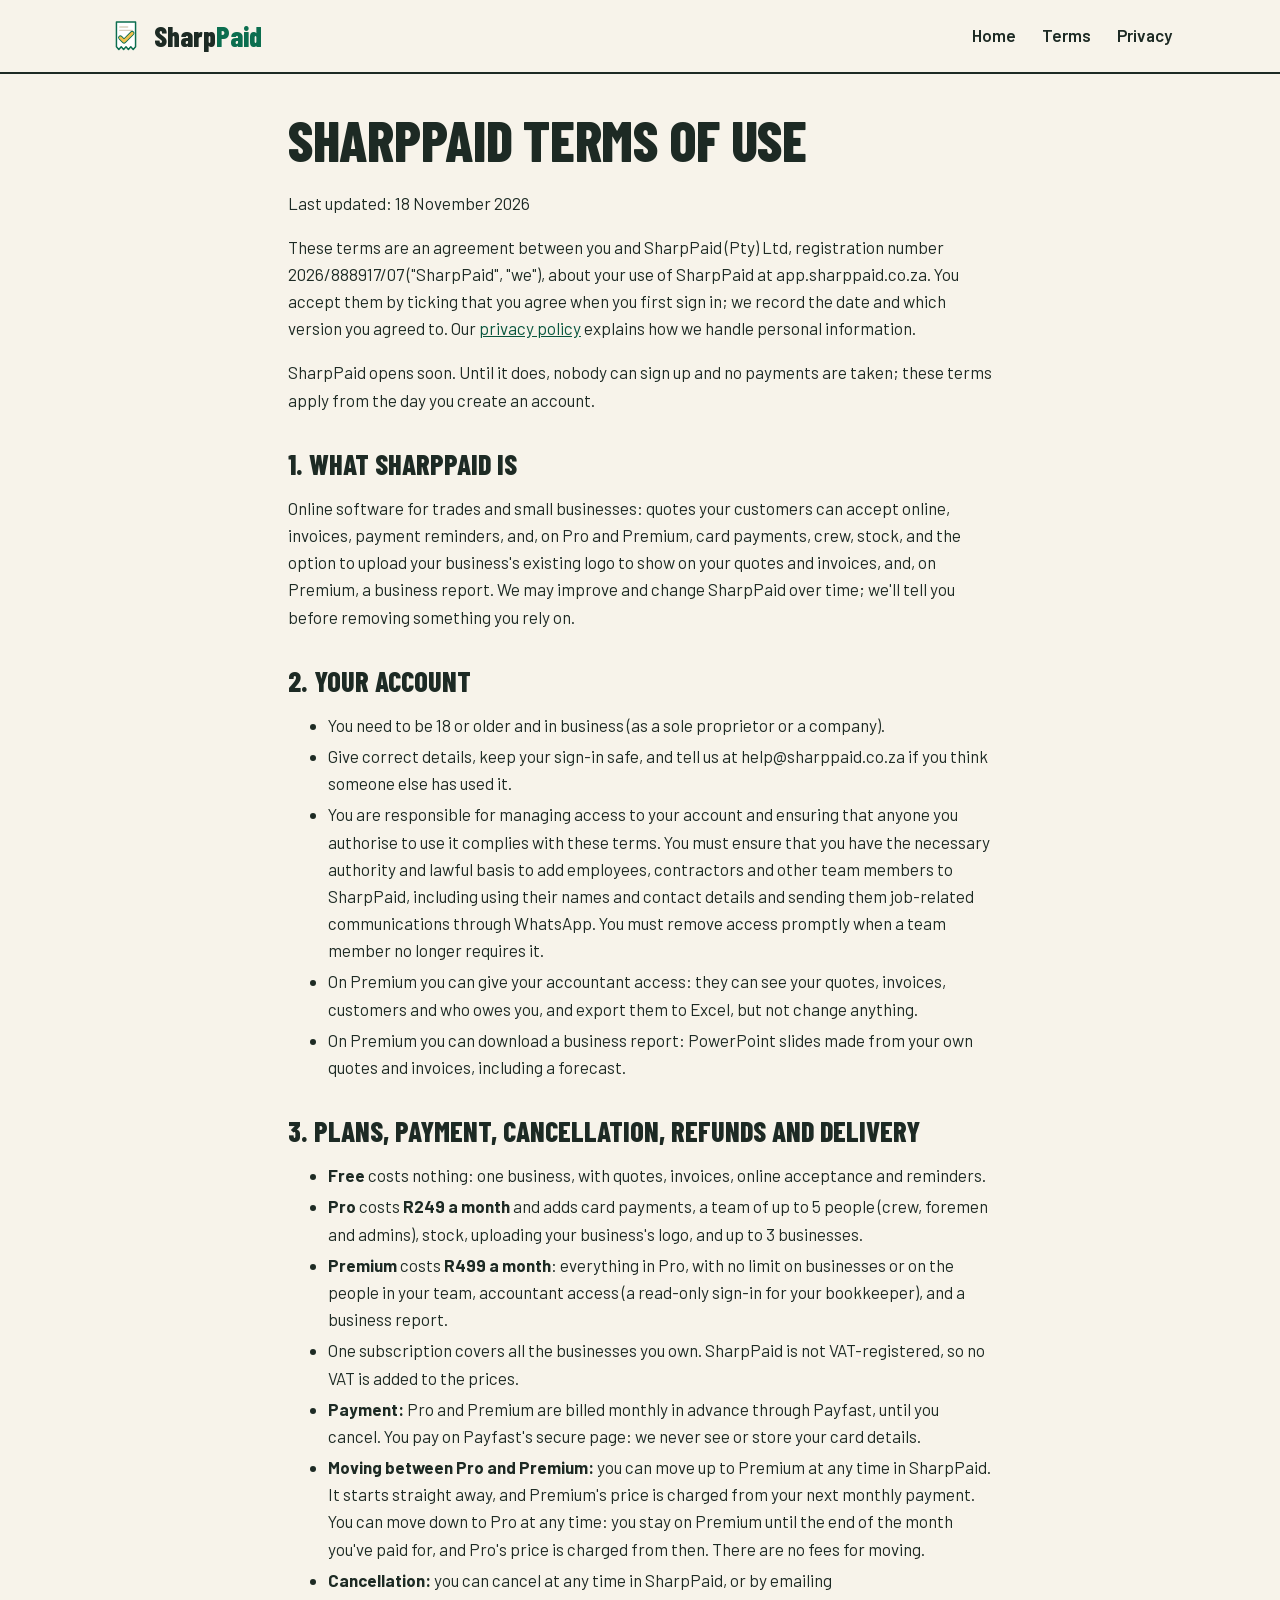
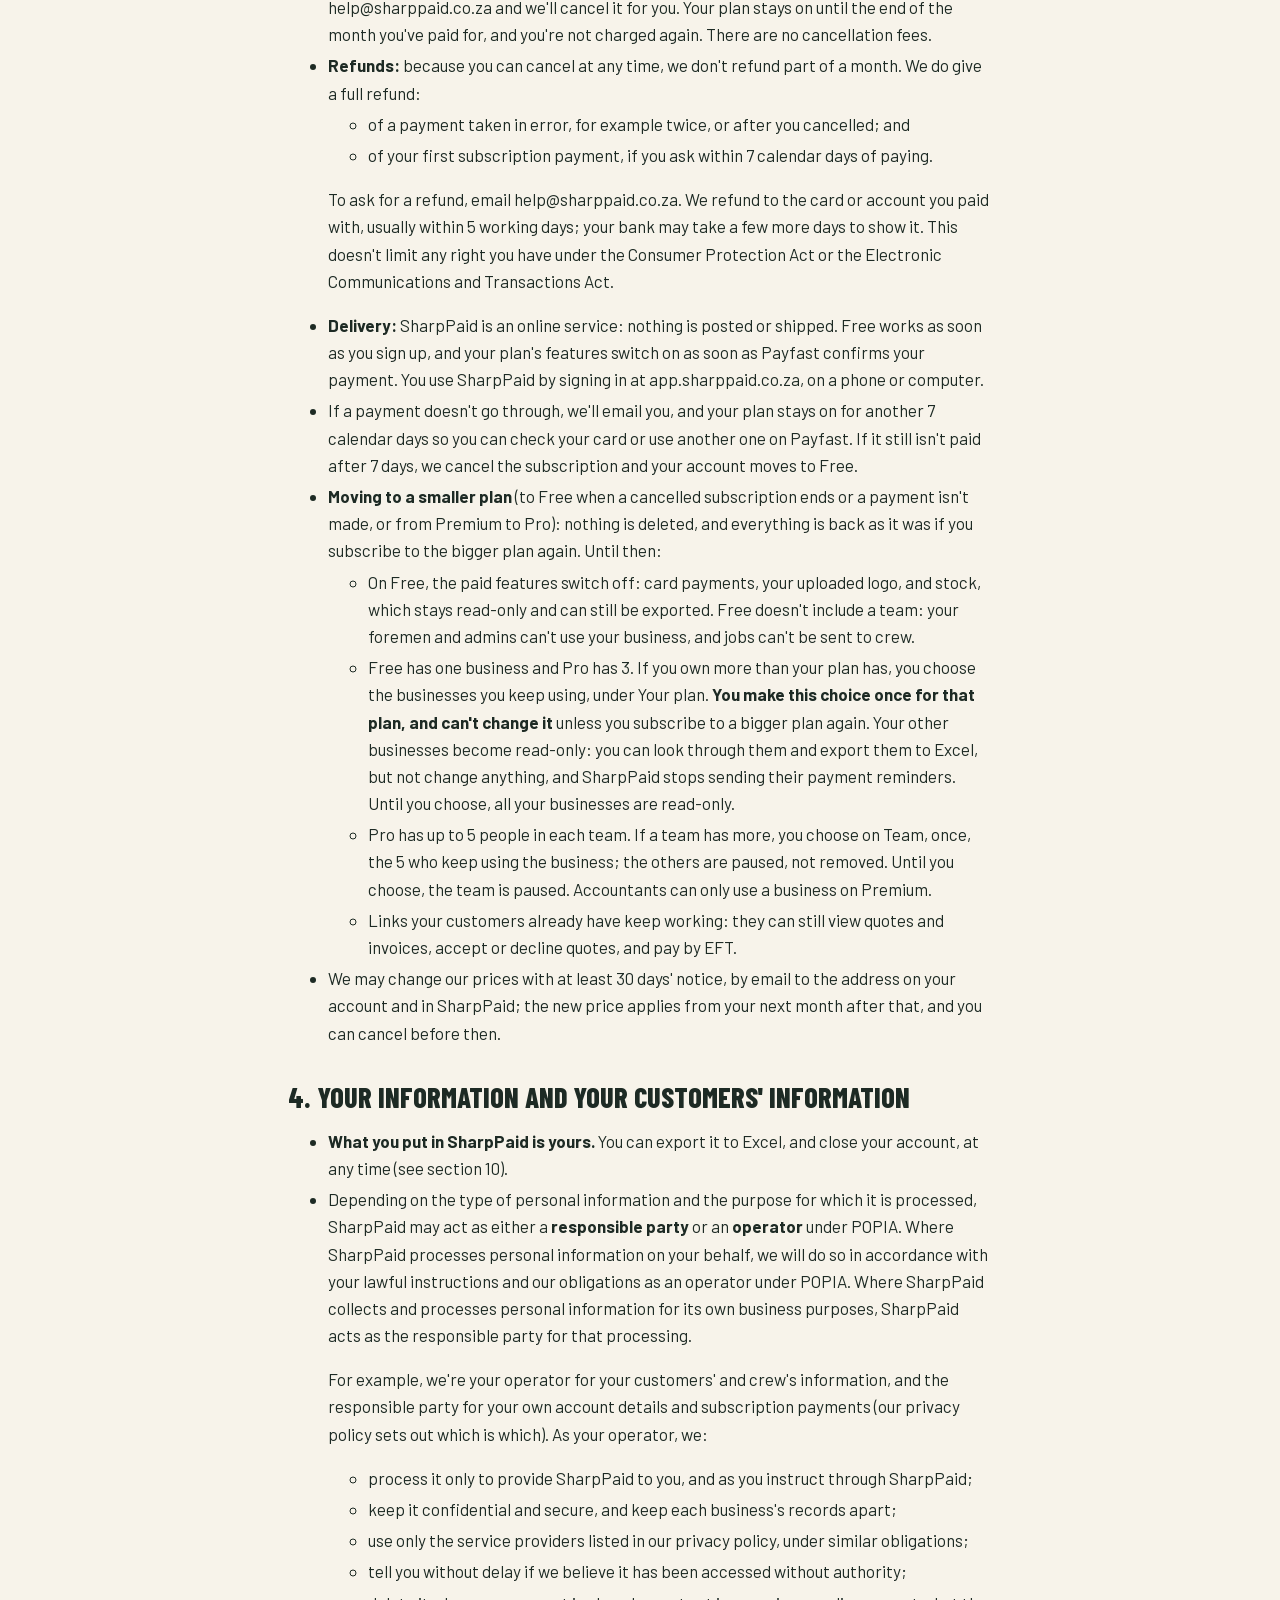
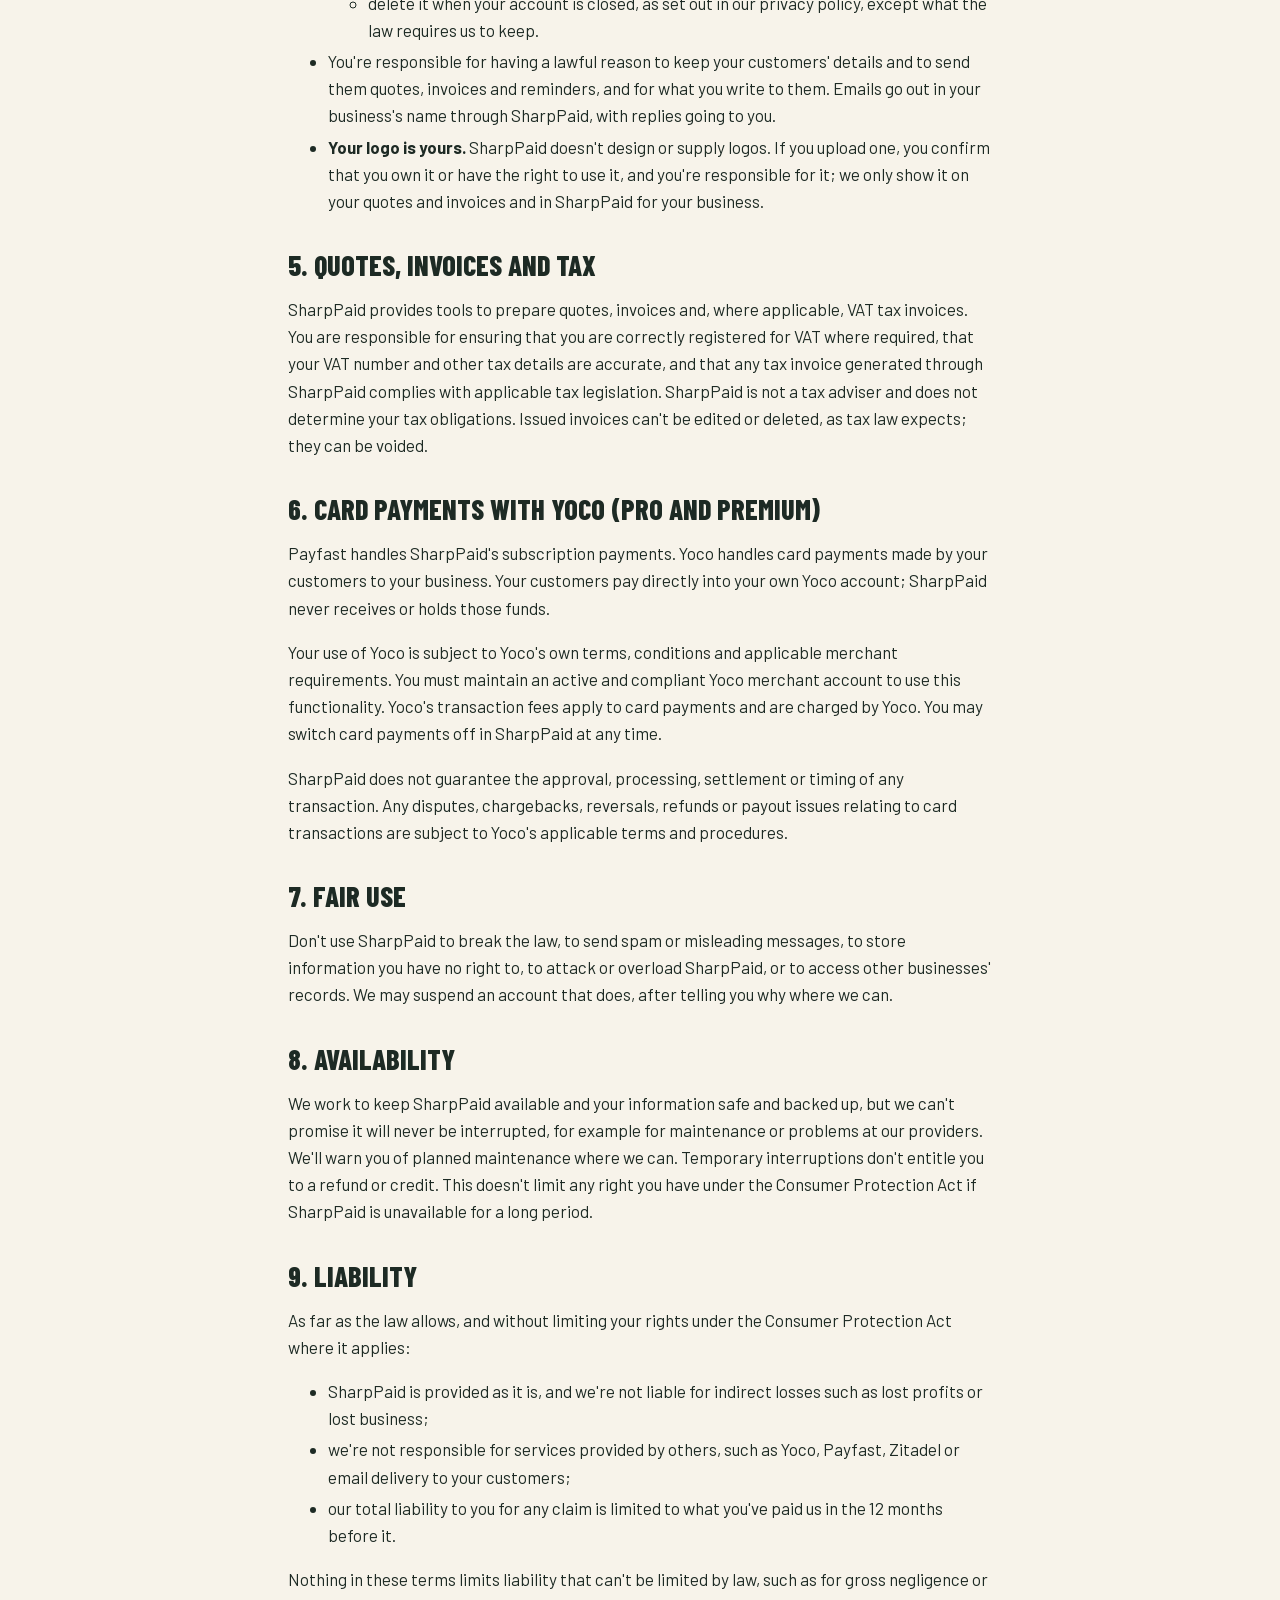
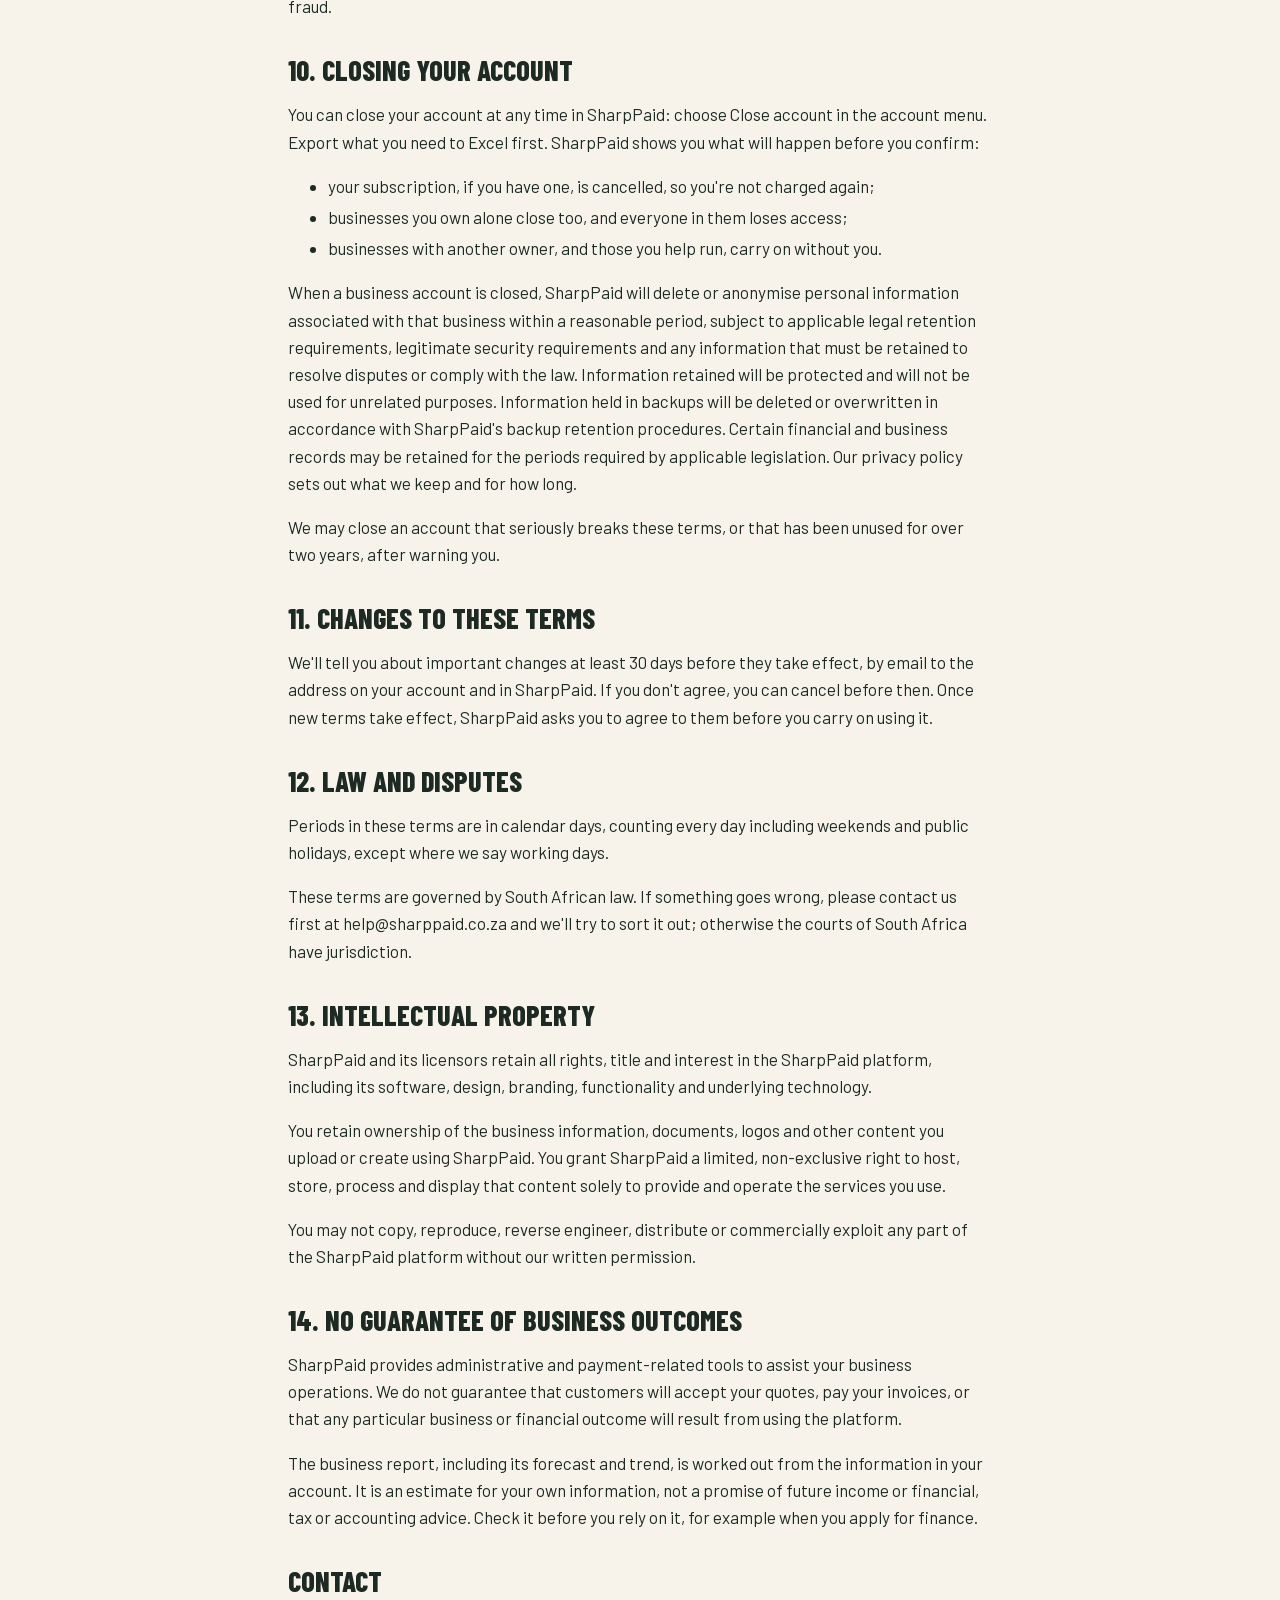
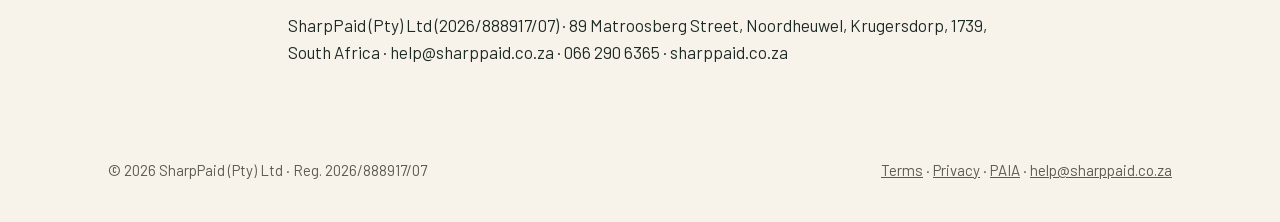
<file: terms.html>
<!doctype html>
<html lang="en-ZA">
<head>
<meta charset="utf-8">
<meta name="viewport" content="width=device-width, initial-scale=1">
<title>Terms of use · SharpPaid</title>
<meta name="theme-color" content="#0b6e4f">
<link rel="icon" href="favicon.svg" type="image/svg+xml">
<link rel="stylesheet" href="styles.css">
</head>
<body>
<header>
  <div class="wrap">
    <a class="brand" href="/"><img src="mark.svg" width="36" height="36" alt=""><span>Sharp<b>Paid</b></span></a>
    <nav><a href="/">Home</a><a href="/terms">Terms</a><a href="/privacy">Privacy</a></nav>
  </div>
</header>
<main class="wrap legal">
<h1>SharpPaid terms of use</h1>
<p>Last updated: 18 November 2026</p>
<p>These terms are an agreement between you and SharpPaid (Pty) Ltd, registration number 2026/888917/07 ("SharpPaid", "we"), about your use of SharpPaid at app.sharppaid.co.za. You accept them by ticking that you agree when you first sign in; we record the date and which version you agreed to. Our <a href="/privacy">privacy policy</a> explains how we handle personal information.</p>
<p>SharpPaid opens soon. Until it does, nobody can sign up and no payments are taken; these terms apply from the day you create an account.</p>
<h2>1. What SharpPaid is</h2>
<p>Online software for trades and small businesses: quotes your customers can accept online, invoices, payment reminders, and, on Pro and Premium, card payments, crew, stock, and the option to upload your business's existing logo to show on your quotes and invoices, and, on Premium, a business report. We may improve and change SharpPaid over time; we'll tell you before removing something you rely on.</p>
<h2>2. Your account</h2>
<ul>
<li>You need to be 18 or older and in business (as a sole proprietor or a company).</li>
<li>Give correct details, keep your sign-in safe, and tell us at help@sharppaid.co.za if you think someone else has used it.</li>
<li>You are responsible for managing access to your account and ensuring that anyone you authorise to use it complies with these terms. You must ensure that you have the necessary authority and lawful basis to add employees, contractors and other team members to SharpPaid, including using their names and contact details and sending them job-related communications through WhatsApp. You must remove access promptly when a team member no longer requires it.</li>
<li>On Premium you can give your accountant access: they can see your quotes, invoices, customers and who owes you, and export them to Excel, but not change anything.</li>
<li>On Premium you can download a business report: PowerPoint slides made from your own quotes and invoices, including a forecast.</li>
</ul>
<h2>3. Plans, payment, cancellation, refunds and delivery</h2>
<ul>
<li><strong>Free</strong> costs nothing: one business, with quotes, invoices, online acceptance and reminders.</li>
<li><strong>Pro</strong> costs <strong>R249 a month</strong> and adds card payments, a team of up to 5 people (crew, foremen and admins), stock, uploading your business's logo, and up to 3 businesses.</li>
<li><strong>Premium</strong> costs <strong>R499 a month</strong>: everything in Pro, with no limit on businesses or on the people in your team, accountant access (a read-only sign-in for your bookkeeper), and a business report.</li>
<li>One subscription covers all the businesses you own. SharpPaid is not VAT-registered, so no VAT is added to the prices.</li>
<li><strong>Payment:</strong> Pro and Premium are billed monthly in advance through Payfast, until you cancel. You pay on Payfast's secure page: we never see or store your card details.</li>
<li><strong>Moving between Pro and Premium:</strong> you can move up to Premium at any time in SharpPaid. It starts straight away, and Premium's price is charged from your next monthly payment. You can move down to Pro at any time: you stay on Premium until the end of the month you've paid for, and Pro's price is charged from then. There are no fees for moving.</li>
<li><strong>Cancellation:</strong> you can cancel at any time in SharpPaid, or by emailing help@sharppaid.co.za and we'll cancel it for you. Your plan stays on until the end of the month you've paid for, and you're not charged again. There are no cancellation fees.</li>
<li><strong>Refunds:</strong> because you can cancel at any time, we don't refund part of a month. We do give a full refund:<ul>
<li>of a payment taken in error, for example twice, or after you cancelled; and</li>
<li>of your first subscription payment, if you ask within 7 calendar days of paying.</li>
</ul>
<p>To ask for a refund, email help@sharppaid.co.za. We refund to the card or account you paid with, usually within 5 working days; your bank may take a few more days to show it. This doesn't limit any right you have under the Consumer Protection Act or the Electronic Communications and Transactions Act.</p></li>
<li><strong>Delivery:</strong> SharpPaid is an online service: nothing is posted or shipped. Free works as soon as you sign up, and your plan's features switch on as soon as Payfast confirms your payment. You use SharpPaid by signing in at app.sharppaid.co.za, on a phone or computer.</li>
<li>If a payment doesn't go through, we'll email you, and your plan stays on for another 7 calendar days so you can check your card or use another one on Payfast. If it still isn't paid after 7 days, we cancel the subscription and your account moves to Free.</li>
<li><strong>Moving to a smaller plan</strong> (to Free when a cancelled subscription ends or a payment isn't made, or from Premium to Pro): nothing is deleted, and everything is back as it was if you subscribe to the bigger plan again. Until then:<ul>
<li>On Free, the paid features switch off: card payments, your uploaded logo, and stock, which stays read-only and can still be exported. Free doesn't include a team: your foremen and admins can't use your business, and jobs can't be sent to crew.</li>
<li>Free has one business and Pro has 3. If you own more than your plan has, you choose the businesses you keep using, under Your plan. <strong>You make this choice once for that plan, and can't change it</strong> unless you subscribe to a bigger plan again. Your other businesses become read-only: you can look through them and export them to Excel, but not change anything, and SharpPaid stops sending their payment reminders. Until you choose, all your businesses are read-only.</li>
<li>Pro has up to 5 people in each team. If a team has more, you choose on Team, once, the 5 who keep using the business; the others are paused, not removed. Until you choose, the team is paused. Accountants can only use a business on Premium.</li>
<li>Links your customers already have keep working: they can still view quotes and invoices, accept or decline quotes, and pay by EFT.</li>
</ul></li>
<li>We may change our prices with at least 30 days' notice, by email to the address on your account and in SharpPaid; the new price applies from your next month after that, and you can cancel before then.</li>
</ul>
<h2>4. Your information and your customers' information</h2>
<ul>
<li><strong>What you put in SharpPaid is yours.</strong> You can export it to Excel, and close your account, at any time (see section 10).</li>
<li>Depending on the type of personal information and the purpose for which it is processed, SharpPaid may act as either a <strong>responsible party</strong> or an <strong>operator</strong> under POPIA. Where SharpPaid processes personal information on your behalf, we will do so in accordance with your lawful instructions and our obligations as an operator under POPIA. Where SharpPaid collects and processes personal information for its own business purposes, SharpPaid acts as the responsible party for that processing.<p>For example, we're your operator for your customers' and crew's information, and the responsible party for your own account details and subscription payments (our privacy policy sets out which is which). As your operator, we:</p>
<ul>
<li>process it only to provide SharpPaid to you, and as you instruct through SharpPaid;</li>
<li>keep it confidential and secure, and keep each business's records apart;</li>
<li>use only the service providers listed in our privacy policy, under similar obligations;</li>
<li>tell you without delay if we believe it has been accessed without authority;</li>
<li>delete it when your account is closed, as set out in our privacy policy, except what the law requires us to keep.</li>
</ul></li>
<li>You're responsible for having a lawful reason to keep your customers' details and to send them quotes, invoices and reminders, and for what you write to them. Emails go out in your business's name through SharpPaid, with replies going to you.</li>
<li><strong>Your logo is yours.</strong> SharpPaid doesn't design or supply logos. If you upload one, you confirm that you own it or have the right to use it, and you're responsible for it; we only show it on your quotes and invoices and in SharpPaid for your business.</li>
</ul>
<h2>5. Quotes, invoices and tax</h2>
<p>SharpPaid provides tools to prepare quotes, invoices and, where applicable, VAT tax invoices. You are responsible for ensuring that you are correctly registered for VAT where required, that your VAT number and other tax details are accurate, and that any tax invoice generated through SharpPaid complies with applicable tax legislation. SharpPaid is not a tax adviser and does not determine your tax obligations. Issued invoices can't be edited or deleted, as tax law expects; they can be voided.</p>
<h2>6. Card payments with Yoco (Pro and Premium)</h2>
<p>Payfast handles SharpPaid's subscription payments. Yoco handles card payments made by your customers to your business. Your customers pay directly into your own Yoco account; SharpPaid never receives or holds those funds.</p>
<p>Your use of Yoco is subject to Yoco's own terms, conditions and applicable merchant requirements. You must maintain an active and compliant Yoco merchant account to use this functionality. Yoco's transaction fees apply to card payments and are charged by Yoco. You may switch card payments off in SharpPaid at any time.</p>
<p>SharpPaid does not guarantee the approval, processing, settlement or timing of any transaction. Any disputes, chargebacks, reversals, refunds or payout issues relating to card transactions are subject to Yoco's applicable terms and procedures.</p>
<h2>7. Fair use</h2>
<p>Don't use SharpPaid to break the law, to send spam or misleading messages, to store information you have no right to, to attack or overload SharpPaid, or to access other businesses' records. We may suspend an account that does, after telling you why where we can.</p>
<h2>8. Availability</h2>
<p>We work to keep SharpPaid available and your information safe and backed up, but we can't promise it will never be interrupted, for example for maintenance or problems at our providers. We'll warn you of planned maintenance where we can. Temporary interruptions don't entitle you to a refund or credit. This doesn't limit any right you have under the Consumer Protection Act if SharpPaid is unavailable for a long period.</p>
<h2>9. Liability</h2>
<p>As far as the law allows, and without limiting your rights under the Consumer Protection Act where it applies:</p>
<ul>
<li>SharpPaid is provided as it is, and we're not liable for indirect losses such as lost profits or lost business;</li>
<li>we're not responsible for services provided by others, such as Yoco, Payfast, Zitadel or email delivery to your customers;</li>
<li>our total liability to you for any claim is limited to what you've paid us in the 12 months before it.</li>
</ul>
<p>Nothing in these terms limits liability that can't be limited by law, such as for gross negligence or fraud.</p>
<h2>10. Closing your account</h2>
<p>You can close your account at any time in SharpPaid: choose Close account in the account menu. Export what you need to Excel first. SharpPaid shows you what will happen before you confirm:</p>
<ul>
<li>your subscription, if you have one, is cancelled, so you're not charged again;</li>
<li>businesses you own alone close too, and everyone in them loses access;</li>
<li>businesses with another owner, and those you help run, carry on without you.</li>
</ul>
<p>When a business account is closed, SharpPaid will delete or anonymise personal information associated with that business within a reasonable period, subject to applicable legal retention requirements, legitimate security requirements and any information that must be retained to resolve disputes or comply with the law. Information retained will be protected and will not be used for unrelated purposes. Information held in backups will be deleted or overwritten in accordance with SharpPaid's backup retention procedures. Certain financial and business records may be retained for the periods required by applicable legislation. Our privacy policy sets out what we keep and for how long.</p>
<p>We may close an account that seriously breaks these terms, or that has been unused for over two years, after warning you.</p>
<h2>11. Changes to these terms</h2>
<p>We'll tell you about important changes at least 30 days before they take effect, by email to the address on your account and in SharpPaid. If you don't agree, you can cancel before then. Once new terms take effect, SharpPaid asks you to agree to them before you carry on using it.</p>
<h2>12. Law and disputes</h2>
<p>Periods in these terms are in calendar days, counting every day including weekends and public holidays, except where we say working days.</p>
<p>These terms are governed by South African law. If something goes wrong, please contact us first at help@sharppaid.co.za and we'll try to sort it out; otherwise the courts of South Africa have jurisdiction.</p>
<h2>13. Intellectual property</h2>
<p>SharpPaid and its licensors retain all rights, title and interest in the SharpPaid platform, including its software, design, branding, functionality and underlying technology.</p>
<p>You retain ownership of the business information, documents, logos and other content you upload or create using SharpPaid. You grant SharpPaid a limited, non-exclusive right to host, store, process and display that content solely to provide and operate the services you use.</p>
<p>You may not copy, reproduce, reverse engineer, distribute or commercially exploit any part of the SharpPaid platform without our written permission.</p>
<h2>14. No guarantee of business outcomes</h2>
<p>SharpPaid provides administrative and payment-related tools to assist your business operations. We do not guarantee that customers will accept your quotes, pay your invoices, or that any particular business or financial outcome will result from using the platform.</p>
<p>The business report, including its forecast and trend, is worked out from the information in your account. It is an estimate for your own information, not a promise of future income or financial, tax or accounting advice. Check it before you rely on it, for example when you apply for finance.</p>
<h2>Contact</h2>
<p>SharpPaid (Pty) Ltd (2026/888917/07) · 89 Matroosberg Street, Noordheuwel, Krugersdorp, 1739, South Africa · help@sharppaid.co.za · 066 290 6365 · sharppaid.co.za</p>
</main>
<footer>
  <div class="wrap"><span>© 2026 SharpPaid (Pty) Ltd · Reg. 2026/888917/07</span><span><a href="/terms">Terms</a> · <a href="/privacy">Privacy</a> · <a href="/paia">PAIA</a> · <a href="mailto:help@sharppaid.co.za">help@sharppaid.co.za</a></span></div>
</footer>
</body>
</html>
</file>
<file: styles.css>
/* Self-hosted, so the site makes no requests to Google (SIL Open Font License, see fonts/) */
@font-face { font-family: "Barlow"; font-style: normal; font-weight: 400; font-display: swap; src: url("fonts/barlow-400.woff2") format("woff2"); }
@font-face { font-family: "Barlow"; font-style: normal; font-weight: 500; font-display: swap; src: url("fonts/barlow-500.woff2") format("woff2"); }
@font-face { font-family: "Barlow"; font-style: normal; font-weight: 600; font-display: swap; src: url("fonts/barlow-600.woff2") format("woff2"); }
@font-face { font-family: "Barlow"; font-style: normal; font-weight: 700; font-display: swap; src: url("fonts/barlow-700.woff2") format("woff2"); }
@font-face { font-family: "Barlow Condensed"; font-style: normal; font-weight: 600; font-display: swap; src: url("fonts/barlow-condensed-600.woff2") format("woff2"); }
@font-face { font-family: "Barlow Condensed"; font-style: normal; font-weight: 700; font-display: swap; src: url("fonts/barlow-condensed-700.woff2") format("woff2"); }
@font-face { font-family: "Barlow Condensed"; font-style: normal; font-weight: 800; font-display: swap; src: url("fonts/barlow-condensed-800.woff2") format("woff2"); }
@font-face { font-family: "IBM Plex Mono"; font-style: normal; font-weight: 500; font-display: swap; src: url("fonts/ibm-plex-mono-500.woff2") format("woff2"); }

/* Hidden means hidden, whatever display a class gives (such as the buttons shown only once live) */
[hidden] { display: none !important; }

/* The duplicate book: the carbon-copy invoice book many tradespeople still use */
:root {
  --paper: #f7f3ea;
  --paper-dark: #efe8d8;
  --ink: #1d2a24;
  --muted: #5b5a4f;
  --rule: #d9cfbd;
  --green: #0b6e4f;
  --green-dark: #08553d;
  --gold: #f2c14e;
  --carbon: #3b4a8c;
}
* { box-sizing: border-box; }
body { margin: 0; background: var(--paper); color: var(--ink); font: 17px/1.6 Barlow, system-ui, sans-serif; }
a { color: var(--green-dark); }
.wrap { max-width: 1120px; margin: 0 auto; padding: 0 28px; }

/* Header: a plain ruled strip, like the top of a page in the book */
header { border-bottom: 2px solid var(--ink); }
header .wrap { display: flex; align-items: center; justify-content: space-between; height: 72px; }
.brand { display: flex; align-items: center; gap: 10px; text-decoration: none; color: var(--ink); font: 800 28px/1 "Barlow Condensed", sans-serif; }
.brand b { color: var(--green); font-weight: 800; }
nav { display: flex; gap: 26px; align-items: center; font-weight: 600; }
nav a { color: var(--ink); text-decoration: none; }
nav a:hover { text-decoration: underline; text-decoration-thickness: 2px; text-underline-offset: 4px; }

/* Buttons: square-cornered and solid, with a hard shadow, as if printed */
.btn { display: inline-block; padding: 12px 20px; background: var(--green); color: #fff; font: 700 19px/1 "Barlow Condensed", sans-serif;
       letter-spacing: .02em; text-transform: uppercase; text-decoration: none; border: 2px solid var(--ink); border-radius: 3px;
       box-shadow: 3px 3px 0 var(--ink); transition: transform .08s, box-shadow .08s; }
.btn:hover { transform: translate(1px, 1px); box-shadow: 2px 2px 0 var(--ink); }
.btn.gold { background: var(--gold); color: var(--ink); }
.btn.small { padding: 9px 14px; font-size: 16px; }

/* Hero: words on the left, an invoice slip on the right */
.hero { display: grid; grid-template-columns: 1.15fr .85fr; gap: 56px; align-items: center; padding-top: 72px; padding-bottom: 80px; }
/* The tag and "Made in South Africa" each stay whole: on a narrow phone the second moves under the first */
.kicker { display: flex; flex-wrap: wrap; align-items: center; gap: 8px; white-space: nowrap;
          font: 500 14px/1 "IBM Plex Mono", monospace; text-transform: uppercase; letter-spacing: .08em; color: var(--muted); margin: 0 0 18px; }
.kicker span { background: var(--gold); color: var(--ink); padding: 3px 6px; }
h1 { font: 800 clamp(48px, 7vw, 86px)/.92 "Barlow Condensed", sans-serif; letter-spacing: -.005em; margin: 0 0 24px; text-transform: uppercase; }
h1 .underline { background: linear-gradient(transparent 68%, var(--gold) 68%, var(--gold) 92%, transparent 92%); }
.lead { font-size: 20px; color: var(--muted); max-width: 30em; margin: 0 0 30px; }
.actions { display: flex; gap: 22px; align-items: center; flex-wrap: wrap; }
/* Next to the main button, a quiet link to the plans: bold like the menu, underlined on hover */
.plans-link { color: var(--ink); font-weight: 600; text-decoration: none; }
.plans-link:hover { text-decoration: underline; text-decoration-thickness: 2px; text-underline-offset: 4px; }
/* On phones the button takes the full width, with the link centred under it */
@media (max-width: 520px) {
  .actions { flex-direction: column; align-items: stretch; width: 100%; }
  .actions .btn, .plans-link { text-align: center; }
}

/* The slip: perforated on the left, ruled lines, a rubber stamp */
.slip { position: relative; background: #fff; padding: 26px 26px 22px 40px; transform: rotate(1.8deg);
        box-shadow: 0 1px 0 var(--rule), 6px 8px 0 var(--paper-dark); border: 1px solid var(--rule); }
.slip::before { content: ""; position: absolute; left: 14px; top: 10px; bottom: 10px; width: 6px;
                background: radial-gradient(circle, var(--paper) 2.4px, transparent 2.8px) 0 0 / 6px 13px repeat-y; }
.slip-head { display: flex; justify-content: space-between; align-items: baseline; border-bottom: 2px solid var(--ink); padding-bottom: 8px; margin-bottom: 4px; }
.slip-head strong { font: 800 26px/1 "Barlow Condensed", sans-serif; text-transform: uppercase; }
.slip-head span, .mono { font: 500 13px/1.4 "IBM Plex Mono", monospace; color: var(--muted); }
.slip table { width: 100%; border-collapse: collapse; font-size: 15px; }
.slip td { padding: 9px 0; border-bottom: 1px solid #e6e1d4; }
.slip td.amt { text-align: right; font: 500 14px "IBM Plex Mono", monospace; white-space: nowrap; }
.slip .handwritten { font-family: "Barlow Condensed"; font-size: 19px; color: var(--carbon); }
.slip tr.total td { border-bottom: 0; padding-top: 12px; font-weight: 600; }
.slip tr.total td.amt { font-size: 18px; color: var(--ink); }
.stamp { position: absolute; left: 47%; top: 41%; transform: rotate(-11deg); color: var(--green);
         border: 4px solid currentColor; border-radius: 6px; padding: 4px 14px; font: 800 38px/1 "Barlow Condensed", sans-serif;
         letter-spacing: .08em; outline: 1.5px solid currentColor; outline-offset: -9px; opacity: .88; filter: url(#ink); }

/* Section headings set like the column headings in the book */
h2 { font: 800 clamp(32px, 4vw, 46px)/1 "Barlow Condensed", sans-serif; text-transform: uppercase; margin: 0 0 8px; }
.section { padding: 64px 0; border-top: 2px solid var(--ink); }
.section > .wrap > p.intro { color: var(--muted); max-width: 40em; margin: 0 0 32px; font-size: 18px; }

/* "How you get paid": invoice lines, not cards */
.lines { list-style: none; margin: 0; padding: 0; border-top: 1px solid var(--ink); }
.lines li { display: grid; grid-template-columns: 70px 280px 1fr; gap: 24px; padding: 20px 0; border-bottom: 1px solid var(--rule); align-items: baseline; }
.lines .no { font: 500 15px "IBM Plex Mono", monospace; color: var(--muted); }
.lines h3 { font: 700 24px/1.15 "Barlow Condensed", sans-serif; margin: 0; }
.lines p { margin: 0; color: var(--muted); }
.lines li:hover .no { color: var(--green); }

/* Everything else: a short list with ruled columns */
.extras { display: grid; grid-template-columns: repeat(3, 1fr); border-top: 1px solid var(--ink); }
.extras div { padding: 22px 24px 8px 0; }
.extras div + div { padding-left: 24px; border-left: 1px solid var(--rule); }
.extras h3 { font: 700 22px/1.15 "Barlow Condensed", sans-serif; margin: 0 0 6px; }
.extras p { margin: 0; color: var(--muted); font-size: 16px; }

/* Closing: a green block like the cover of the book */
.cover { background: var(--green); color: #fff; padding: 64px 0; }
.cover .wrap { display: flex; justify-content: space-between; align-items: center; gap: 32px; flex-wrap: wrap; }
.cover h2 { color: #fff; }
.cover p { margin: 0; color: #d6e8df; font-size: 18px; max-width: 34em; }
footer { padding: 26px 0 40px; font-size: 15px; color: var(--muted); }
footer .wrap { display: flex; justify-content: space-between; flex-wrap: wrap; gap: 12px; }

@media (max-width: 820px) {
  .hero { grid-template-columns: 1fr; padding-top: 44px; }
  .slip { max-width: min(420px, 100%); }
  .hero > * { min-width: 0; }
  .stamp { left: 34%; top: 60%; font-size: 30px; }
  .lines li { grid-template-columns: 44px 1fr; }
  .lines li p { grid-column: 2; }
  .extras { grid-template-columns: 1fr; }
  .extras div + div { padding-left: 0; border-left: 0; border-top: 1px solid var(--rule); }
  nav a:not(.btn):not([data-app]) { display: none; }
}

/* Small print, and the pricing section */
.fine { color: var(--muted); font-size: 15px; margin: 14px 0 0; }
.intro { color: var(--muted); max-width: 40em; margin: 0 0 24px; font-size: 18px; }
.plans { display: grid; grid-template-columns: repeat(auto-fit, minmax(280px, 1fr)); gap: 24px; }
.plan { background: #fff; border: 1px solid var(--rule); padding: 24px; display: flex; flex-direction: column; }
.plan.pro { border: 2px solid var(--green); box-shadow: 6px 6px 0 var(--gold); }
.plan h3 { font: 800 30px/1 "Barlow Condensed", sans-serif; text-transform: uppercase; margin: 0; }
.plan .price { font: 800 40px/1.1 "Barlow Condensed", sans-serif; margin: 6px 0 12px; }
.plan .price span { font: 500 17px Barlow, sans-serif; color: var(--muted); }
.plan ul { margin: 0 0 20px; padding-left: 20px; flex: 1; }
.plan li { margin: 4px 0; }
.plan .btn { align-self: flex-start; }
.cover a:not(.btn) { color: var(--gold); }
span.pro { display: inline-block; background: var(--gold); color: var(--ink); font: 500 12px/1.6 "IBM Plex Mono", monospace; padding: 0 6px; margin-left: 4px; vertical-align: middle; text-transform: uppercase; }

/* Terms and privacy: plain reading pages, built from docs/legal/ by scripts/build-legal-pages.py */
.legal { max-width: 760px; padding-top: 40px; padding-bottom: 48px; font-size: 17px; }
.legal h1 { font-size: clamp(36px, 5vw, 56px); }
.legal h2 { font-size: 28px; margin: 36px 0 10px; }
.legal li { margin: 4px 0; }
.legal table { border-collapse: collapse; width: 100%; margin: 12px 0; font-size: 15px; }
.legal th, .legal td { text-align: left; vertical-align: top; padding: 6px 10px; border-bottom: 1px solid var(--rule, #d9cfbd); }
.legal th { border-bottom: 2px solid var(--ink); }
.legal td:last-child, .legal th:last-child { white-space: nowrap; }
.legal code { font-size: .9em; }
.legal .save-pdf { margin: 0 0 8px; }
@media print {
  body { background: #fff; }
  /* The logo as a letterhead; the menu, footer and button are for the screen */
  nav, footer, .legal .save-pdf { display: none; }
  header .wrap { height: auto; padding: 0 0 12px; }
  .legal { max-width: none; padding: 20px 0 0; font-size: 11pt; }
  .legal h2 { break-after: avoid; }
  .legal li, .legal tr { break-inside: avoid; }
  .legal table { display: table; }
  .legal a { color: inherit; }
}
footer a { color: inherit; }
@media (max-width: 640px) { .legal table { display: block; overflow-x: auto; } }
</file>
